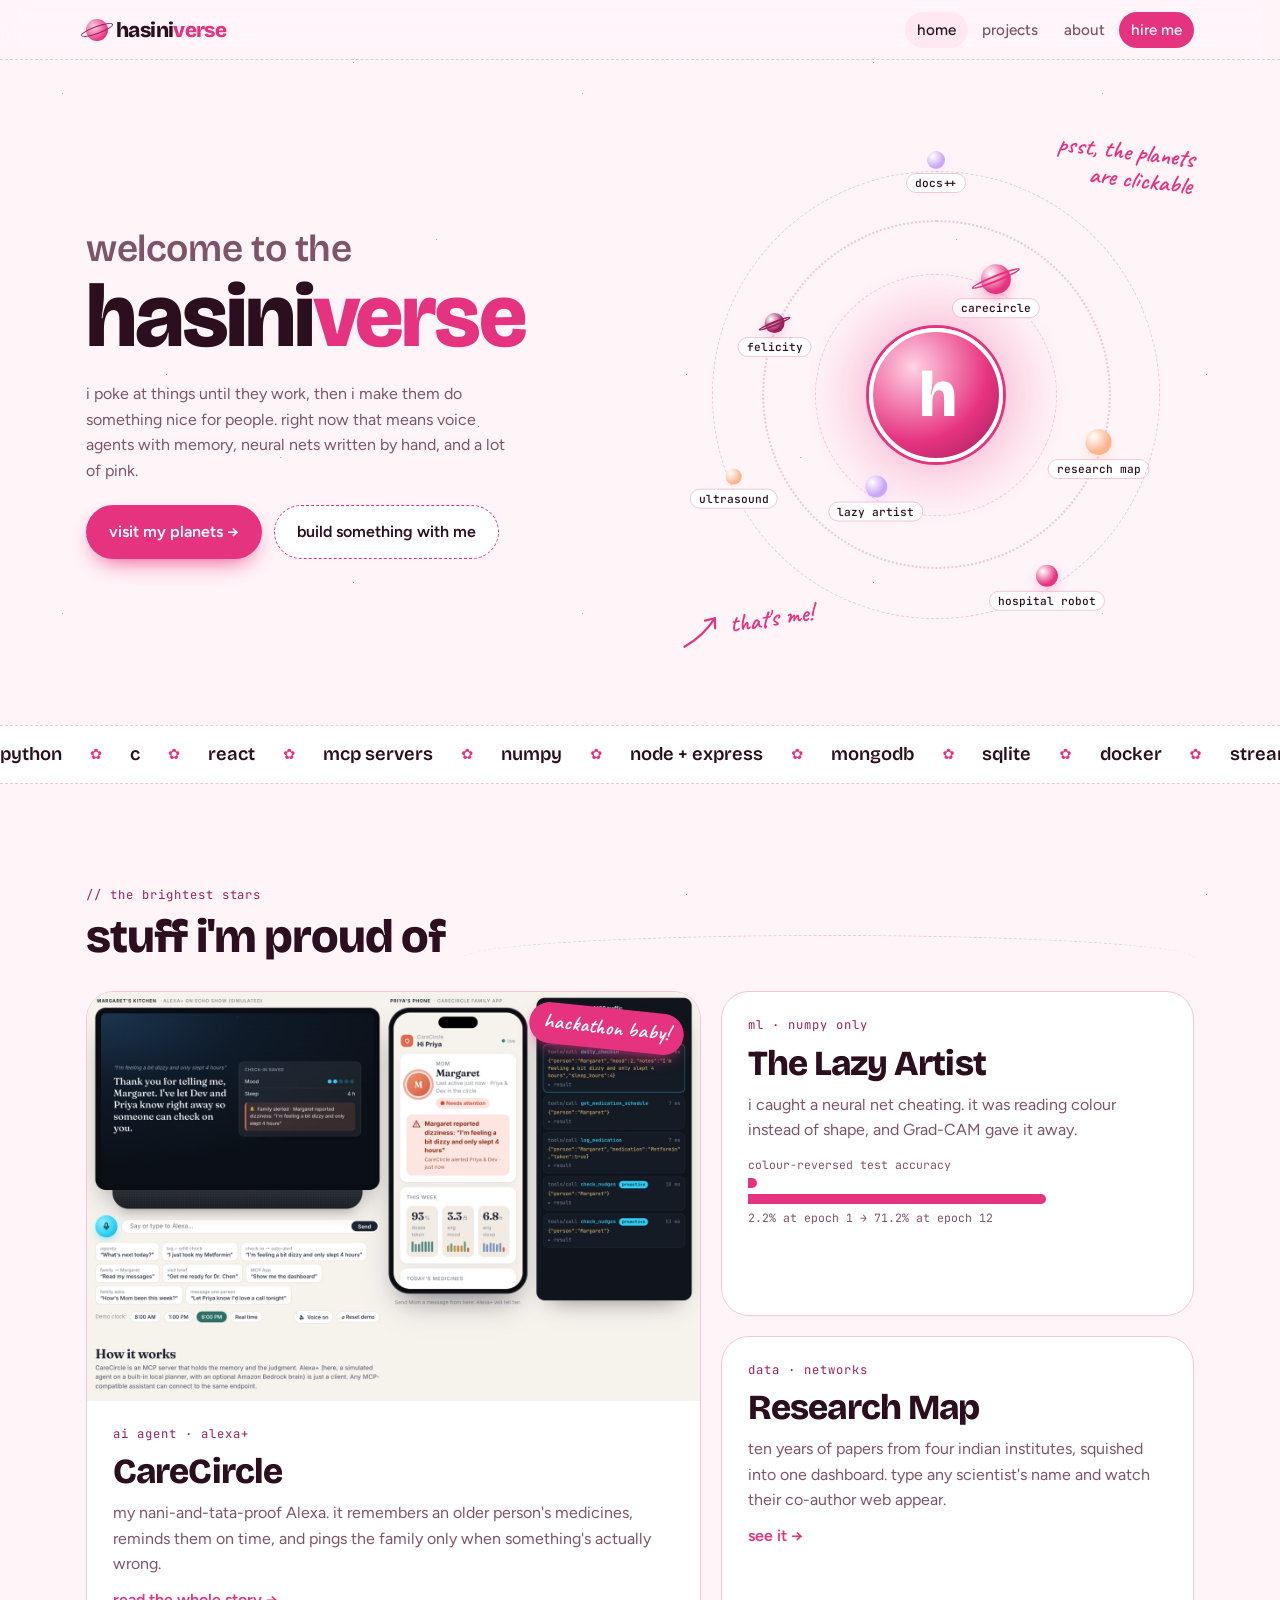
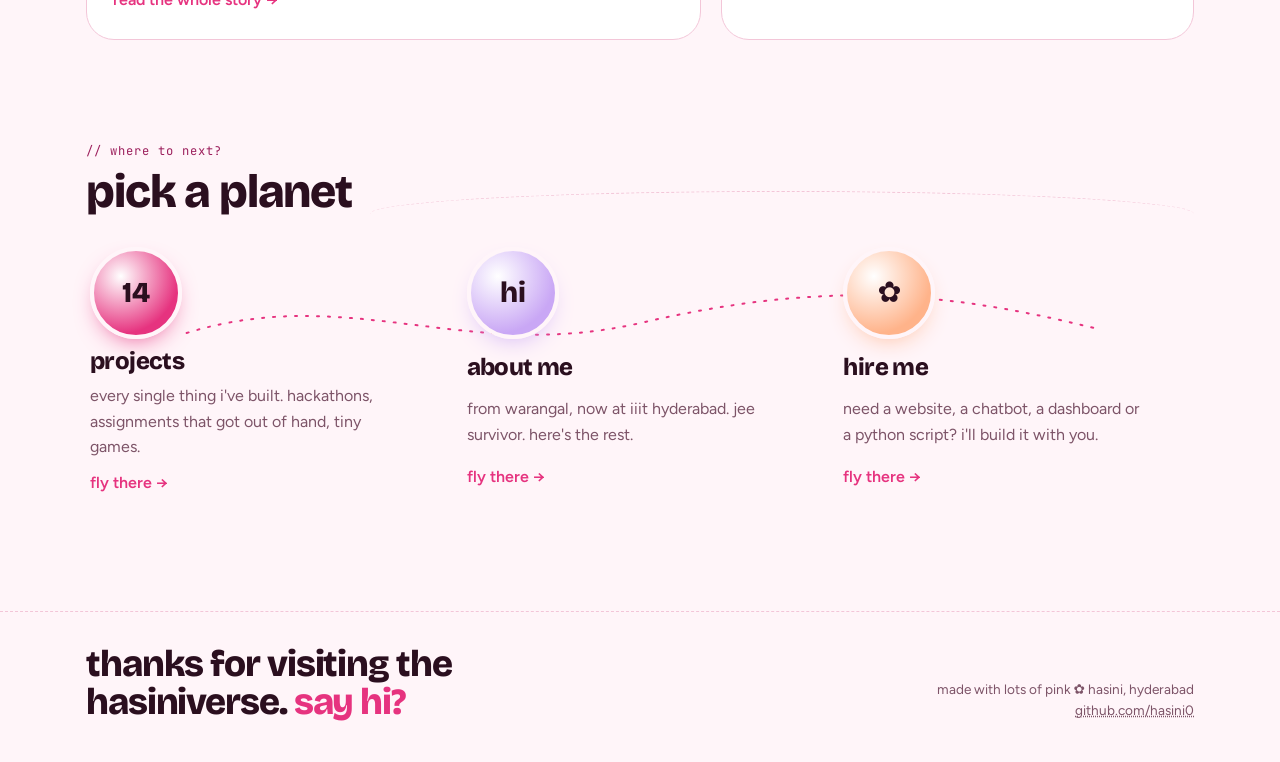
<file: index.html>
<!doctype html>
<html lang="en">
<head>
<meta charset="utf-8">
<meta name="viewport" content="width=device-width, initial-scale=1">
<title>Hasiniverse</title>
<meta name="description" content="welcome to the hasiniverse. Hasini Dandapanthula, a CS student at IIIT Hyderabad who builds AI agents, web apps and systems.">
<link rel="preconnect" href="https://fonts.googleapis.com">
<link rel="preconnect" href="https://fonts.gstatic.com" crossorigin>
<link rel="stylesheet" href="https://fonts.googleapis.com/css2?family=Bricolage+Grotesque:opsz,wght@12..96,400;12..96,600;12..96,800&family=Caveat:wght@600&family=Figtree:wght@400;500;600&family=JetBrains+Mono:wght@400;500&display=swap">
<link rel="stylesheet" href="style.css">
<style>
.hero { overflow-x: clip; }
.hero .wrap {
  display: grid; grid-template-columns: 1.05fr 1fr; gap: clamp(24px, 4vw, 56px); align-items: center;
  padding-block: clamp(36px, 6vw, 80px) clamp(40px, 6vw, 72px);
}
.hero-copy { display: grid; gap: 22px; min-width: 0; }
.hello { display: inline-flex; align-items: center; gap: 10px; width: fit-content; font-family: var(--mono); font-size: .82rem; color: var(--muted);
  padding: 6px 14px 6px 8px; border-radius: 999px; border: 1.5px dashed var(--line); background: var(--surface); }
.hello .dot { width: 9px; height: 9px; border-radius: 50%; background: var(--ok); animation: ping 2.2s infinite; }
@keyframes ping { 0% { box-shadow: 0 0 0 0 color-mix(in srgb, var(--ok) 55%, transparent); } 80%, 100% { box-shadow: 0 0 0 9px transparent; } }
.hero h1 { font-size: var(--step-4); font-weight: 800; line-height: .95; }
.hero h1 .small { display: block; font-size: .42em; font-weight: 600; letter-spacing: -.01em; color: var(--muted); margin-bottom: .2em; }
.hero h1 .verse { color: var(--pink); }
.lede { font-size: clamp(1.1rem, 1rem + .5vw, 1.35rem); max-width: 30ch; }
.lede b { font-weight: 600; }
.sub { color: var(--muted); max-width: 42ch; }

/* orbit system */
.orbit-wrap { position: relative; padding: 34px; min-width: 0; }
.orbit-sys { position: relative; width: 100%; max-width: 500px; aspect-ratio: 1; margin-inline: auto; }
.orbit-sys::before { content: ""; position: absolute; inset: 20%; border-radius: 50%; background: radial-gradient(closest-side, var(--glow), transparent); }
.ring { position: absolute; border-radius: 50%; border: 1.5px dashed var(--line); animation: spin var(--dur) linear infinite; }
.r1 { inset: 23%; --dur: 26s; }
.r2 { inset: 11%; --dur: 44s; border-style: dotted; border-width: 2px; }
.r3 { inset: 0; --dur: 70s; }
@keyframes spin { to { transform: rotate(360deg); } }
.planet { position: absolute; inset: 0; transform: rotate(var(--a)); pointer-events: none; }
.pl { position: absolute; left: 50%; top: 0; transform: translate(-50%, -50%) rotate(calc(-1 * var(--a))); pointer-events: auto; text-decoration: none; }
.pl-in { display: flex; flex-direction: column; align-items: center; gap: 4px; animation: spin var(--dur) linear infinite reverse; }
.ball { width: var(--s, 26px); height: var(--s, 26px); border-radius: 50%; background: radial-gradient(circle at 32% 30%, var(--surface), var(--c) 62%); box-shadow: 0 6px 16px -6px var(--c); transition: transform .25s; position: relative; }
.ball.saturn::after { content: ""; position: absolute; inset: 38% -36%; border: 2px solid var(--c); border-radius: 50%; transform: rotate(-22deg); }
.pl b { font: 500 .7rem var(--mono); background: var(--surface); color: var(--ink); padding: 2px 8px; border-radius: 99px; border: 1px solid var(--line); white-space: nowrap; transition: background .2s, color .2s; }
.pl:hover .ball, .pl:focus-visible .ball { transform: scale(1.25); }
.pl:hover b, .pl:focus-visible b { background: var(--pink); color: var(--pink-ink); border-color: var(--pink); }
.orbit-sys:hover .ring, .orbit-sys:hover .pl-in, .orbit-sys:focus-within .ring, .orbit-sys:focus-within .pl-in { animation-play-state: paused; }
.sun { position: absolute; inset: 35%; border-radius: 50%; overflow: hidden; border: 4px solid var(--surface); box-shadow: 0 0 0 3px var(--pink), 0 0 50px 8px var(--glow); }
.sun { display: grid; place-items: center; background: radial-gradient(circle at 32% 28%, var(--soft), var(--pink) 60%, var(--berry)); }
.sun span { font-family: var(--display); font-weight: 800; font-size: clamp(2.4rem, 1.6rem + 3vw, 4rem); color: var(--pink-ink); line-height: 1; letter-spacing: -.04em; }
.note-sun { position: absolute; left: 0; bottom: 2%; transform: rotate(-8deg); }
.note-sun svg { width: 46px; height: 34px; display: inline-block; vertical-align: middle; color: var(--pink); }
.note-click { position: absolute; right: 0; top: 0; transform: rotate(7deg); text-align: right; }
@media (max-width: 900px) {
  .hero .wrap { grid-template-columns: 1fr; }
  .orbit-wrap { padding: 30px 8px; }
}

/* featured */
.feat { display: grid; grid-template-columns: 1.3fr 1fr; grid-template-rows: auto auto; gap: 20px; }
.fcard {
  position: relative; background: var(--surface); border: 1.5px solid var(--line); border-radius: 28px; overflow: hidden;
  text-decoration: none; display: grid; transition: transform .3s, border-color .3s, box-shadow .3s; min-width: 0;
}
.fcard:hover { transform: translateY(-4px) rotate(-.4deg); border-color: var(--pink); box-shadow: var(--shadow); }
.fcard .txt { padding: 24px 26px 26px; display: grid; gap: 10px; align-content: start; }
.fcard h3 { font-size: clamp(1.5rem, 1.1rem + 1.4vw, 2.2rem); font-weight: 800; }
.fcard p { color: var(--muted); }
.fcard .go { font-weight: 600; color: var(--pink); }
.fcard.big { grid-row: span 2; }
.fcard.big .pic { aspect-ratio: 3 / 2; background: var(--sunk); overflow: hidden; max-width: 100%; }
.fcard.big .pic img { width: 100%; height: 100%; object-fit: cover; object-position: top; transition: transform .6s; }
.fcard.big:hover .pic img { transform: scale(1.03); }
.sticker {
  position: absolute; top: 16px; right: 16px; z-index: 2; background: var(--pink); color: var(--pink-ink);
  font-family: var(--hand); font-size: 1.35rem; font-weight: 600; padding: 2px 14px 4px; border-radius: 999px; transform: rotate(6deg);
  box-shadow: 0 8px 18px -8px var(--pink);
}
.mini-bars { display: grid; gap: 6px; margin-top: 4px; }
.mini-bars div { height: 10px; border-radius: 0 6px 6px 0; background: var(--pink); }
.mini-bars div:nth-child(odd) { background: var(--soft); }
.mini-bars span { font: .72rem var(--mono); color: var(--muted); }
@media (max-width: 820px) { .feat { grid-template-columns: 1fr; } .fcard.big { grid-row: auto; } }

/* map of pages: three stops joined by a dashed path */
.map { position: relative; display: grid; grid-template-columns: repeat(3, 1fr); gap: 22px; }
.map svg.path { position: absolute; left: 8%; right: 8%; top: 46px; width: 84%; height: 60px; color: var(--pink); pointer-events: none; }
.stop { position: relative; display: grid; gap: 10px; justify-items: start; text-decoration: none; padding: 0 4px; }
.stop .orb { width: 92px; height: 92px; border-radius: 50%; display: grid; place-items: center; font-family: var(--display); font-weight: 800; font-size: 1.8rem;
  background: radial-gradient(circle at 32% 30%, var(--surface), var(--c) 70%); color: var(--ink); border: 4px solid var(--bg); box-shadow: 0 10px 26px -12px var(--c); transition: transform .3s; }
.stop:hover .orb { transform: scale(1.08) rotate(-6deg); }
.stop h3 { font-size: 1.5rem; font-weight: 800; }
.stop p { color: var(--muted); max-width: 30ch; }
.stop .go { font-weight: 600; color: var(--pink); }
@media (max-width: 760px) { .map { grid-template-columns: 1fr; } .map svg.path { display: none; } .stop { grid-template-columns: 92px 1fr; column-gap: 18px; align-items: center; } .stop .orb { grid-row: span 3; } }
</style>
</head>
<body>

<header class="nav">
  <div class="wrap">
    <a class="logo" href="index.html"><span class="logo-orb" aria-hidden="true"></span><span class="lt">hasini<b>verse</b></span></a>
    <nav aria-label="Main">
      <a class="home-link" href="index.html" aria-current="page">home</a>
      <a href="projects.html">projects</a>
      <a href="about.html">about</a>
      <a class="hire" href="hire.html">hire me</a>
    </nav>
  </div>
</header>

<main>
  <section class="hero">
    <div class="wrap">
      <div class="hero-copy">
        <h1 class="rise d1"><span class="small">welcome to the</span>hasini<span class="verse">verse</span></h1>
        <p class="sub rise d3">i poke at things until they work, then i make them do something nice for people. right now that means voice agents with memory, neural nets written by hand, and a lot of pink.</p>
        <div class="ctas rise d3">
          <a class="btn btn-primary" href="projects.html">visit my planets →</a>
          <a class="btn btn-ghost" href="hire.html">build something with me</a>
        </div>
      </div>

      <div class="orbit-wrap">
        <div class="orbit-sys" aria-label="Orbit map of my projects. Each planet links to a project.">
          <div class="ring r1">
            <div class="planet" style="--a: 30deg"><a class="pl" href="carecircle.html"><span class="pl-in"><i class="ball saturn" style="--c: var(--pink); --s: 30px"></i><b>carecircle</b></span></a></div>
            <div class="planet" style="--a: 210deg"><a class="pl" href="projects.html#lazy-artist"><span class="pl-in"><i class="ball" style="--c: var(--lilac); --s: 22px"></i><b>lazy artist</b></span></a></div>
          </div>
          <div class="ring r2">
            <div class="planet" style="--a: 110deg"><a class="pl" href="projects.html#research-map"><span class="pl-in"><i class="ball" style="--c: var(--peach); --s: 26px"></i><b>research map</b></span></a></div>
            <div class="planet" style="--a: 290deg"><a class="pl" href="projects.html#felicity"><span class="pl-in"><i class="ball saturn" style="--c: var(--berry); --s: 20px"></i><b>felicity</b></span></a></div>
          </div>
          <div class="ring r3">
            <div class="planet" style="--a: 0deg"><a class="pl" href="projects.html#docs"><span class="pl-in"><i class="ball" style="--c: var(--lilac); --s: 18px"></i><b>docs++</b></span></a></div>
            <div class="planet" style="--a: 150deg"><a class="pl" href="projects.html#hospital-robot"><span class="pl-in"><i class="ball" style="--c: var(--pink); --s: 22px"></i><b>hospital robot</b></span></a></div>
            <div class="planet" style="--a: 245deg"><a class="pl" href="projects.html#ultrasound"><span class="pl-in"><i class="ball" style="--c: var(--peach); --s: 16px"></i><b>ultrasound</b></span></a></div>
          </div>
          <div class="sun" aria-hidden="true"><span>h</span></div>
        </div>
        <p class="hand note-click">psst, the planets<br>are clickable</p>
        <p class="hand note-sun"><svg viewBox="0 0 46 34" fill="none" stroke="currentColor" stroke-width="2.2" stroke-linecap="round" aria-hidden="true"><path d="M4 30 C 14 26, 26 20, 38 6"/><path d="M28 7 L 38 6 L 37 16"/></svg> that's me!</p>
      </div>
    </div>
  </section>

  <div class="marquee" aria-label="Things I play with">
    <div class="marquee-track">
      <span>python</span><span>c</span><span>react</span><span>mcp servers</span><span>numpy</span><span>node + express</span><span>mongodb</span><span>sqlite</span><span>docker</span><span>streamlit</span><span>amazon bedrock</span><span>grad-cam</span><span>q-learning</span><span>sockets</span>
      <span>python</span><span>c</span><span>react</span><span>mcp servers</span><span>numpy</span><span>node + express</span><span>mongodb</span><span>sqlite</span><span>docker</span><span>streamlit</span><span>amazon bedrock</span><span>grad-cam</span><span>q-learning</span><span>sockets</span>
    </div>
  </div>

  <section class="sec">
    <div class="wrap">
      <div class="sec-head">
        <span class="eyebrow">// the brightest stars</span>
        <h2>stuff i'm proud of</h2>
      </div>
      <div class="feat">
        <a class="fcard big" href="carecircle.html">
          <span class="sticker">hackathon baby!</span>
          <div class="pic"><img src="assets/2-auto-alert-family.jpg" alt="CareCircle: Alexa simulator next to a family phone showing an urgent alert"></div>
          <div class="txt">
            <span class="eyebrow">ai agent · alexa+</span>
            <h3>CareCircle</h3>
            <p>my nani-and-tata-proof Alexa. it remembers an older person's medicines, reminds them on time, and pings the family only when something's actually wrong.</p>
            <span class="go">read the whole story →</span>
          </div>
        </a>
        <a class="fcard" href="projects.html#lazy-artist">
          <div class="txt">
            <span class="eyebrow">ml · numpy only</span>
            <h3>The Lazy Artist</h3>
            <p>i caught a neural net cheating. it was reading colour instead of shape, and Grad-CAM gave it away.</p>
            <div class="mini-bars" aria-label="Accuracy on colour-reversed test: 2.2% at epoch 1, 71.2% at epoch 12">
              <span>colour-reversed test accuracy</span>
              <div style="width: 2.2%; min-width: 4px; background: var(--pink)"></div>
              <div style="width: 71.2%; background: var(--pink)"></div>
              <span>2.2% at epoch 1 → 71.2% at epoch 12</span>
            </div>
          </div>
        </a>
        <a class="fcard" href="projects.html#research-map">
          <div class="txt">
            <span class="eyebrow">data · networks</span>
            <h3>Research Map</h3>
            <p>ten years of papers from four indian institutes, squished into one dashboard. type any scientist's name and watch their co-author web appear.</p>
            <span class="go">see it →</span>
          </div>
        </a>
      </div>
    </div>
  </section>

  <section class="sec">
    <div class="wrap">
      <div class="sec-head">
        <span class="eyebrow">// where to next?</span>
        <h2>pick a planet</h2>
      </div>
      <div class="map">
        <svg class="path" viewBox="0 0 800 60" preserveAspectRatio="none" aria-hidden="true"><path d="M10 40 C 150 -10, 250 70, 400 30 S 650 -5, 790 35" fill="none" stroke="currentColor" stroke-width="2" stroke-dasharray="2 9" stroke-linecap="round" vector-effect="non-scaling-stroke"/></svg>
        <a class="stop" href="projects.html">
          <span class="orb" style="--c: var(--pink)">14</span>
          <h3>projects</h3>
          <p>every single thing i've built. hackathons, assignments that got out of hand, tiny games.</p>
          <span class="go">fly there →</span>
        </a>
        <a class="stop" href="about.html">
          <span class="orb" style="--c: var(--lilac)">hi</span>
          <h3>about me</h3>
          <p>from warangal, now at iiit hyderabad. jee survivor. here's the rest.</p>
          <span class="go">fly there →</span>
        </a>
        <a class="stop" href="hire.html">
          <span class="orb" style="--c: var(--peach)">✿</span>
          <h3>hire me</h3>
          <p>need a website, a chatbot, a dashboard or a python script? i'll build it with you.</p>
          <span class="go">fly there →</span>
        </a>
      </div>
    </div>
  </section>
</main>

<footer class="foot">
  <div class="wrap">
    <p class="foot-big">thanks for visiting the hasiniverse. <a href="hire.html">say hi?</a></p>
    <small>made with lots of pink ✿ hasini, hyderabad<br><a href="https://github.com/hasini0" target="_blank" rel="noopener">github.com/hasini0</a></small>
  </div>
</footer>
<script src="site.js"></script>
</body>
</html>
</file>
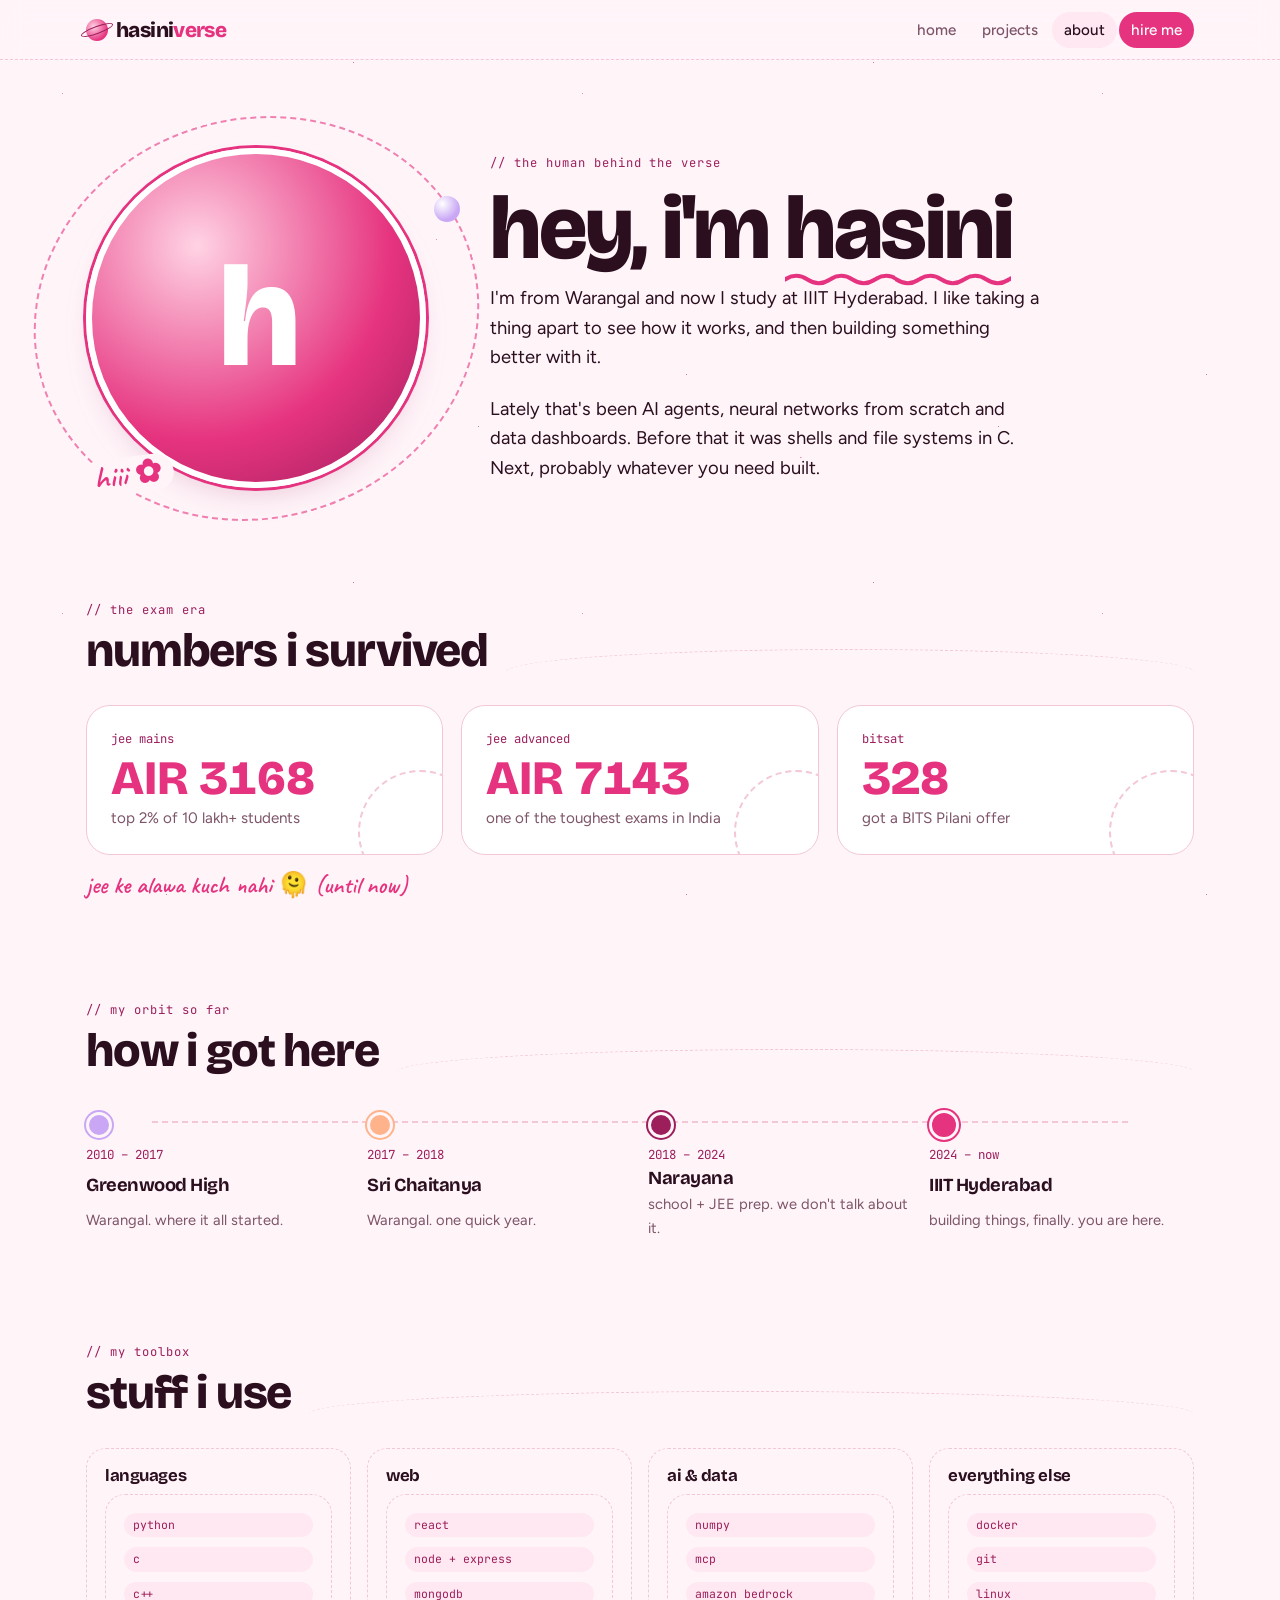
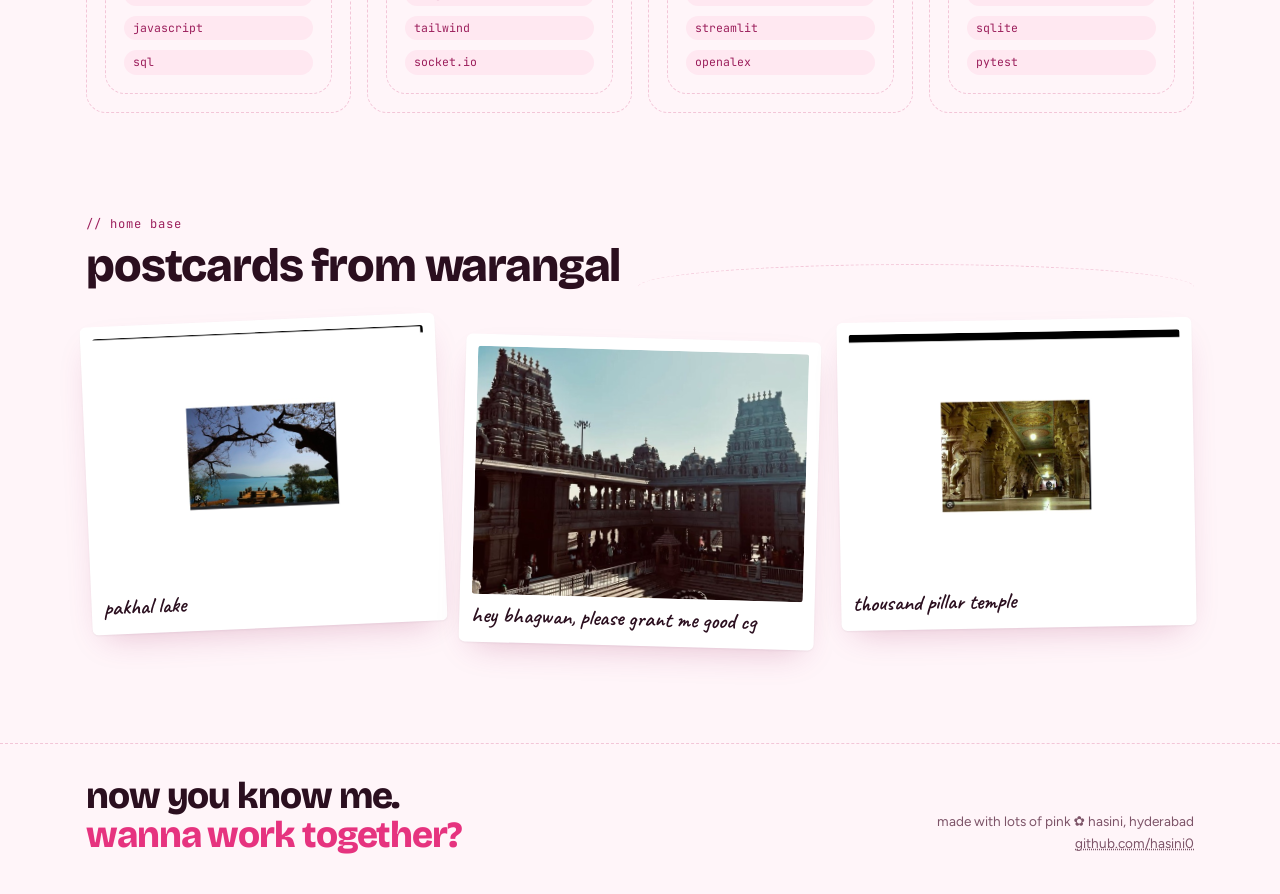
<file: about.html>
<!doctype html>
<html lang="en">
<head>
<meta charset="utf-8">
<meta name="viewport" content="width=device-width, initial-scale=1, viewport-fit=cover">
<title>About · Hasiniverse</title>
<link rel="preconnect" href="https://fonts.googleapis.com">
<link rel="preconnect" href="https://fonts.gstatic.com" crossorigin>
<link rel="stylesheet" href="https://fonts.googleapis.com/css2?family=Bricolage+Grotesque:opsz,wght@12..96,400;12..96,600;12..96,800&family=Caveat:wght@600&family=Figtree:wght@400;500;600&family=JetBrains+Mono:wght@400;500&display=swap">
<link rel="stylesheet" href="style.css">
<style>
:root { padding: env(safe-area-inset-top, 0px) 0 env(safe-area-inset-bottom, 0px); }
.intro { display: grid; grid-template-columns: 340px 1fr; gap: clamp(28px, 5vw, 64px); align-items: center; padding-block: clamp(44px, 7vw, 88px) 10px; }
.photo { position: relative; width: 100%; max-width: 340px; }
.photo .frame { aspect-ratio: 1; border-radius: 50%; overflow: hidden; border: 6px solid var(--surface); box-shadow: 0 0 0 3px var(--pink), var(--shadow); position: relative; z-index: 1; }
.photo .frame { display: grid; place-items: center; background: radial-gradient(circle at 32% 28%, var(--soft), var(--pink) 60%, var(--berry)); }
.photo .frame span { font-family: var(--display); font-weight: 800; font-size: clamp(5rem, 3rem + 8vw, 9rem); color: var(--pink-ink); line-height: 1; letter-spacing: -.05em; }
.photo .orbit { position: absolute; inset: -9% -16%; border: 2px dashed var(--pink); border-radius: 50%; transform: rotate(-16deg); opacity: .6; }
.photo .moon { position: absolute; width: 26px; height: 26px; border-radius: 50%; background: radial-gradient(circle at 32% 30%, var(--surface), var(--lilac) 65%); right: -10%; top: 14%; z-index: 2; }
.photo .hand { position: absolute; left: -4px; bottom: -6px; z-index: 2; transform: rotate(-7deg); background: var(--bg); padding: 0 12px 2px; border-radius: 99px; font-size: 2rem; margin: 0; }
.intro h1 { font-size: var(--step-4); font-weight: 800; }
.intro p { font-size: 1.15rem; max-width: 46ch; }
.intro p + p { margin-top: 12px; }
.intro .copy { display: grid; gap: 10px; min-width: 0; }
@media (max-width: 820px) { .intro { grid-template-columns: 1fr; justify-items: start; } .photo { max-width: 260px; margin-left: 24px; } }

.ranks { display: grid; grid-template-columns: repeat(3, 1fr); gap: 18px; }
.rank { padding: 24px; border-radius: 24px; background: var(--surface); border: 1.5px solid var(--line); display: grid; gap: 4px; position: relative; overflow: hidden; }
.rank::after { content: ""; position: absolute; right: -40px; bottom: -40px; width: 120px; height: 120px; border: 2px dashed var(--line); border-radius: 50%; }
.rank small { font-family: var(--mono); font-size: .76rem; color: var(--berry); }
.rank b { font-family: var(--display); font-size: clamp(2rem, 1.5rem + 2vw, 3rem); font-weight: 800; line-height: 1; color: var(--pink); font-variant-numeric: tabular-nums; }
.rank span { color: var(--muted); font-size: .95rem; }
.ranks-note { margin-top: 16px; }
@media (max-width: 760px) { .ranks { grid-template-columns: 1fr; } }

/* timeline along a dashed orbit line */
.path { list-style: none; margin: 0; padding: 0; display: grid; grid-template-columns: repeat(4, 1fr); gap: 16px; position: relative; }
.path::before { content: ""; position: absolute; left: 6%; right: 6%; top: 15px; border-top: 2px dashed var(--line); }
.path li { position: relative; display: grid; gap: 6px; padding-top: 40px; }
.path li::before { content: ""; position: absolute; top: 6px; left: 0; width: 20px; height: 20px; border-radius: 50%; background: var(--c, var(--soft)); border: 3px solid var(--bg); box-shadow: 0 0 0 2px var(--c, var(--soft)); }
.path li.now::before { --c: var(--pink); width: 24px; height: 24px; top: 4px; }
.path time { font: .78rem var(--mono); color: var(--berry); }
.path h3 { font-size: 1.15rem; font-weight: 700; }
.path p { color: var(--muted); font-size: .92rem; }
@media (max-width: 760px) {
  .path { grid-template-columns: 1fr; padding-left: 34px; }
  .path::before { left: 10px; right: auto; top: 8px; bottom: 8px; border-top: 0; border-left: 2px dashed var(--line); }
  .path li { padding-top: 0; }
  .path li::before { left: -34px; top: 2px; }
}

.box { display: grid; grid-template-columns: repeat(4, 1fr); gap: 16px; }
.box div { padding: 18px; border-radius: 20px; border: 1.5px dashed var(--line); display: grid; gap: 10px; align-content: start; }
.box h3 { font-size: 1.05rem; font-weight: 700; }
@media (max-width: 860px) { .box { grid-template-columns: 1fr 1fr; } }
@media (max-width: 480px) { .box { grid-template-columns: 1fr; } }

.postcards { display: grid; grid-template-columns: repeat(3, 1fr); gap: 22px; align-items: start; }
.card { margin: 0; background: var(--surface); padding: 12px 12px 14px; border-radius: 6px; box-shadow: var(--shadow); transition: transform .3s; }
.card:nth-child(1) { transform: rotate(-2.5deg); }
.card:nth-child(2) { transform: rotate(1.5deg) translateY(18px); }
.card:nth-child(3) { transform: rotate(-1deg); }
.card:hover { transform: rotate(0) scale(1.03); }
.card .ph { aspect-ratio: 4 / 3; overflow: hidden; border-radius: 3px; background: var(--sunk); max-width: 100%; }
.card img { width: 100%; height: 100%; object-fit: cover; }
.card figcaption { font-family: var(--hand); font-size: 1.4rem; font-weight: 600; color: var(--ink); padding-top: 8px; line-height: 1.15; }
@media (max-width: 760px) { .postcards { grid-template-columns: 1fr; max-width: 380px; } .card:nth-child(2) { transform: rotate(1.5deg); } }
</style>
</head>
<body>
<header class="nav">
  <div class="wrap">
    <a class="logo" href="index.html"><span class="logo-orb" aria-hidden="true"></span><span class="lt">hasini<b>verse</b></span></a>
    <nav aria-label="Main">
      <a class="home-link" href="index.html">home</a>
      <a href="projects.html">projects</a>
      <a href="about.html" aria-current="page">about</a>
      <a class="hire" href="hire.html">hire me</a>
    </nav>
  </div>
</header>

<main class="wrap">
  <section class="intro">
    <div class="photo">
      <span class="orbit" aria-hidden="true"></span>
      <span class="moon" aria-hidden="true"></span>
      <div class="frame" aria-hidden="true"><span>h</span></div>
      <p class="hand">hiii ✿</p>
    </div>
    <div class="copy">
      <span class="eyebrow">// the human behind the verse</span>
      <h1>hey, i'm <span class="squiggle">hasini</span></h1>
      <p>I'm from Warangal and now I study at IIIT Hyderabad. I like taking a thing apart to see how it works, and then building something better with it.</p>
      <p>Lately that's been AI agents, neural networks from scratch and data dashboards. Before that it was shells and file systems in C. Next, probably whatever you need built.</p>
    </div>
  </section>

  <section class="sec">
    <div class="sec-head"><span class="eyebrow">// the exam era</span><h2>numbers i survived</h2></div>
    <div class="ranks">
      <div class="rank"><small>jee mains</small><b>AIR 3168</b><span>top 2% of 10 lakh+ students</span></div>
      <div class="rank"><small>jee advanced</small><b>AIR 7143</b><span>one of the toughest exams in India</span></div>
      <div class="rank"><small>bitsat</small><b>328</b><span>got a BITS Pilani offer</span></div>
    </div>
    <p class="hand ranks-note">jee ke alawa kuch nahi 🫠 (until now)</p>
  </section>

  <section class="sec">
    <div class="sec-head"><span class="eyebrow">// my orbit so far</span><h2>how i got here</h2></div>
    <ol class="path">
      <li style="--c: var(--lilac)"><time>2010 – 2017</time><h3>Greenwood High</h3><p>Warangal. where it all started.</p></li>
      <li style="--c: var(--peach)"><time>2017 – 2018</time><h3>Sri Chaitanya</h3><p>Warangal. one quick year.</p></li>
      <li style="--c: var(--berry)"><time>2018 – 2024</time><h3>Narayana</h3><p>school + JEE prep. we don't talk about it.</p></li>
      <li class="now"><time>2024 – now</time><h3>IIIT Hyderabad</h3><p>building things, finally. you are here.</p></li>
    </ol>
  </section>

  <section class="sec">
    <div class="sec-head"><span class="eyebrow">// my toolbox</span><h2>stuff i use</h2></div>
    <div class="box">
      <div><h3>languages</h3><div class="tags"><span class="tag">python</span><span class="tag">c</span><span class="tag">c++</span><span class="tag">javascript</span><span class="tag">sql</span></div></div>
      <div><h3>web</h3><div class="tags"><span class="tag">react</span><span class="tag">node + express</span><span class="tag">mongodb</span><span class="tag">tailwind</span><span class="tag">socket.io</span></div></div>
      <div><h3>ai &amp; data</h3><div class="tags"><span class="tag">numpy</span><span class="tag">mcp</span><span class="tag">amazon bedrock</span><span class="tag">streamlit</span><span class="tag">openalex</span></div></div>
      <div><h3>everything else</h3><div class="tags"><span class="tag">docker</span><span class="tag">git</span><span class="tag">linux</span><span class="tag">sqlite</span><span class="tag">pytest</span></div></div>
    </div>
  </section>

  <section class="sec">
    <div class="sec-head"><span class="eyebrow">// home base</span><h2>postcards from warangal</h2></div>
    <div class="postcards">
      <figure class="card"><div class="ph"><img src="assets/pakhal.jpg" alt="Pakhal Lake" loading="lazy"></div><figcaption>pakhal lake</figcaption></figure>
      <figure class="card"><div class="ph"><img src="assets/temple.jpg" alt="A temple with tall gopurams and a pond" loading="lazy"></div><figcaption>hey bhagwan, please grant me good cg</figcaption></figure>
      <figure class="card"><div class="ph"><img src="assets/pillars.jpg" alt="Thousand Pillar Temple" loading="lazy"></div><figcaption>thousand pillar temple</figcaption></figure>
    </div>
  </section>
</main>

<footer class="foot">
  <div class="wrap">
    <p class="foot-big">now you know me. <a href="hire.html">wanna work together?</a></p>
    <small>made with lots of pink ✿ hasini, hyderabad<br><a href="https://github.com/hasini0" target="_blank" rel="noopener">github.com/hasini0</a></small>
  </div>
</footer>
<script src="site.js"></script>
</body>
</html>
</file>
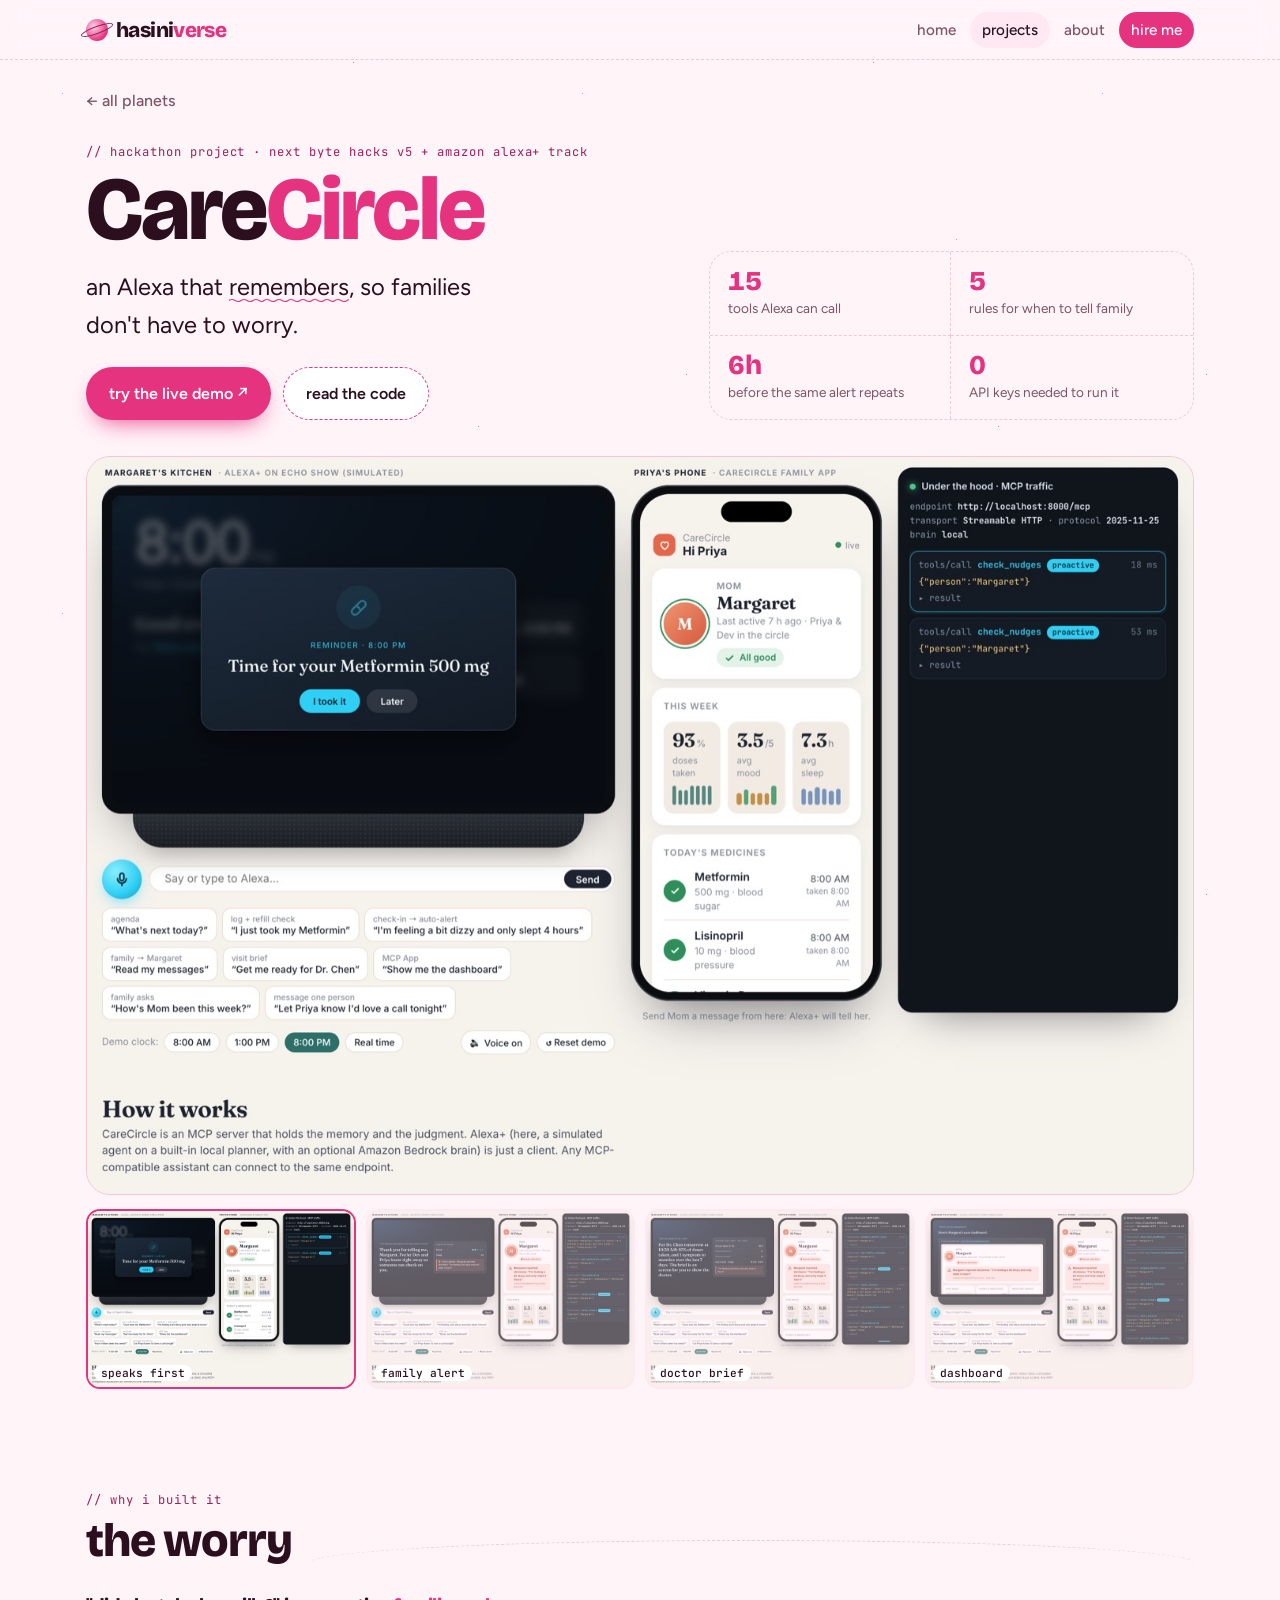
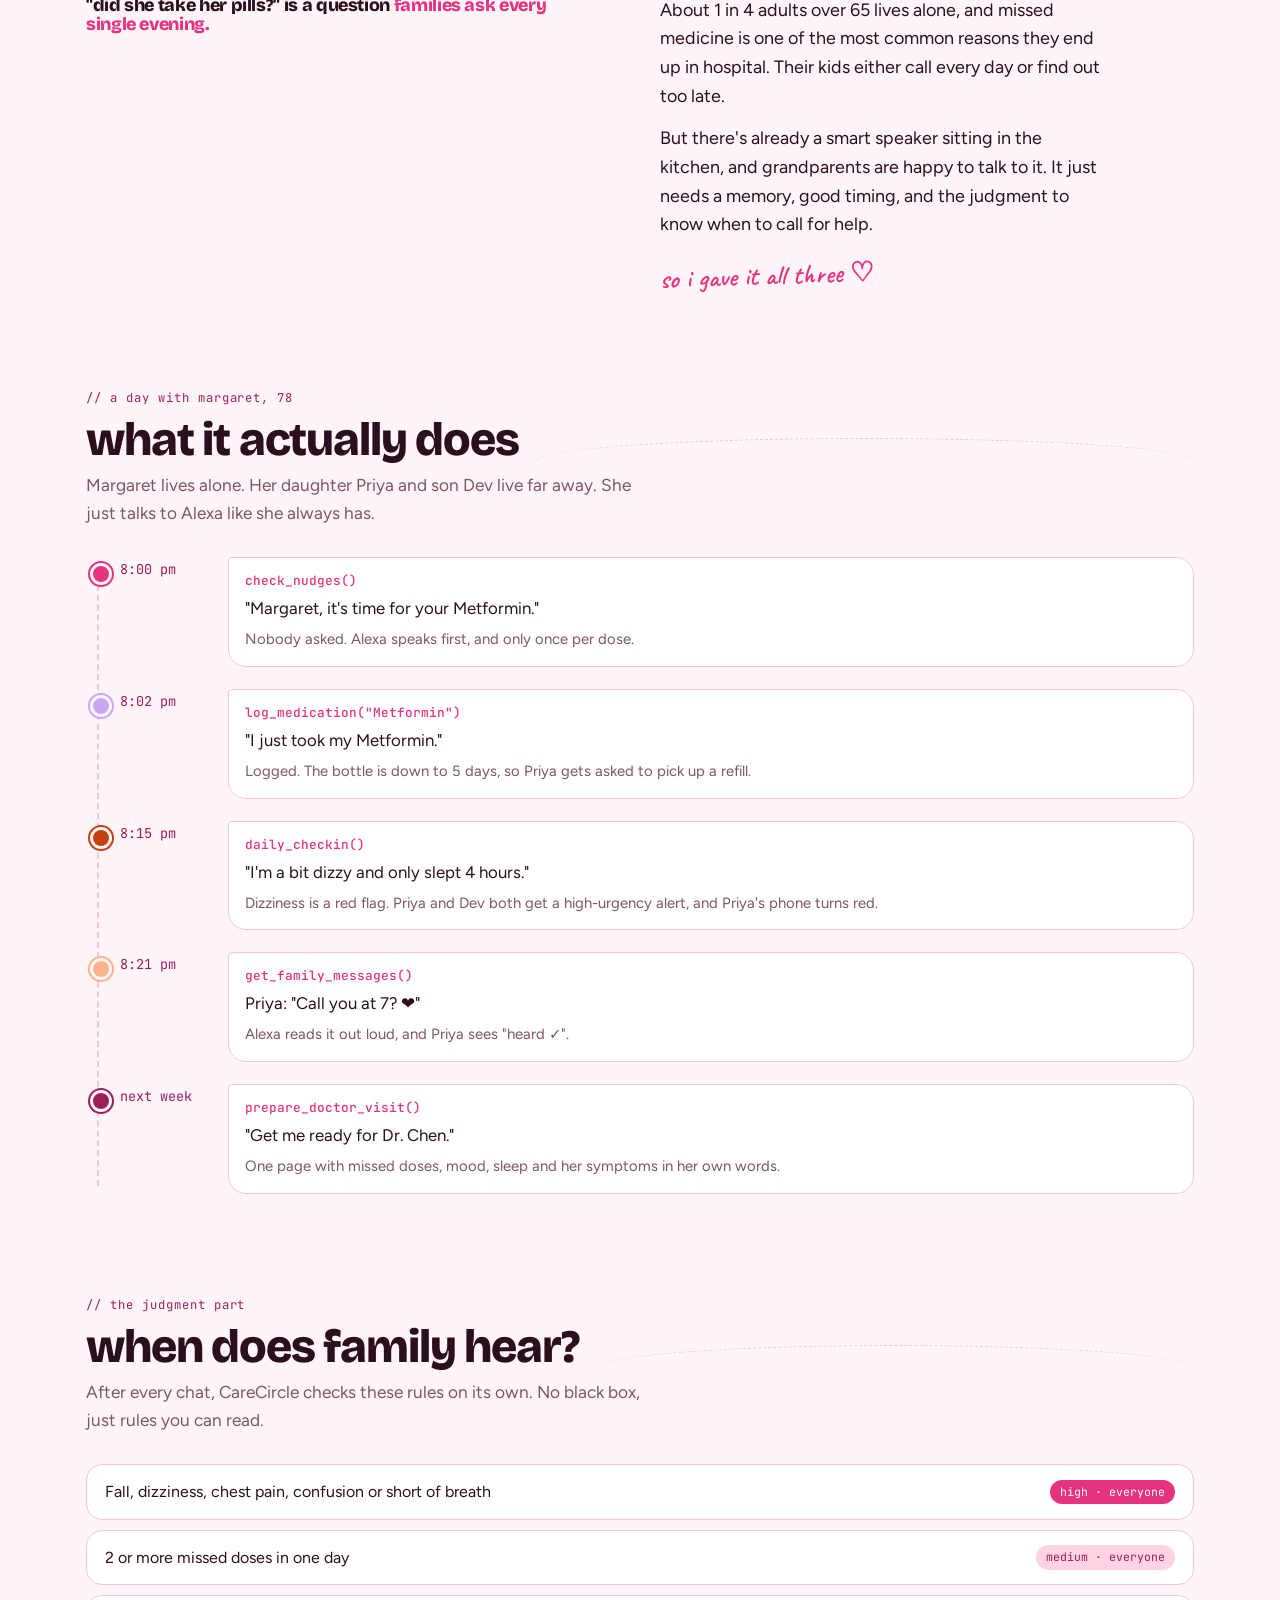
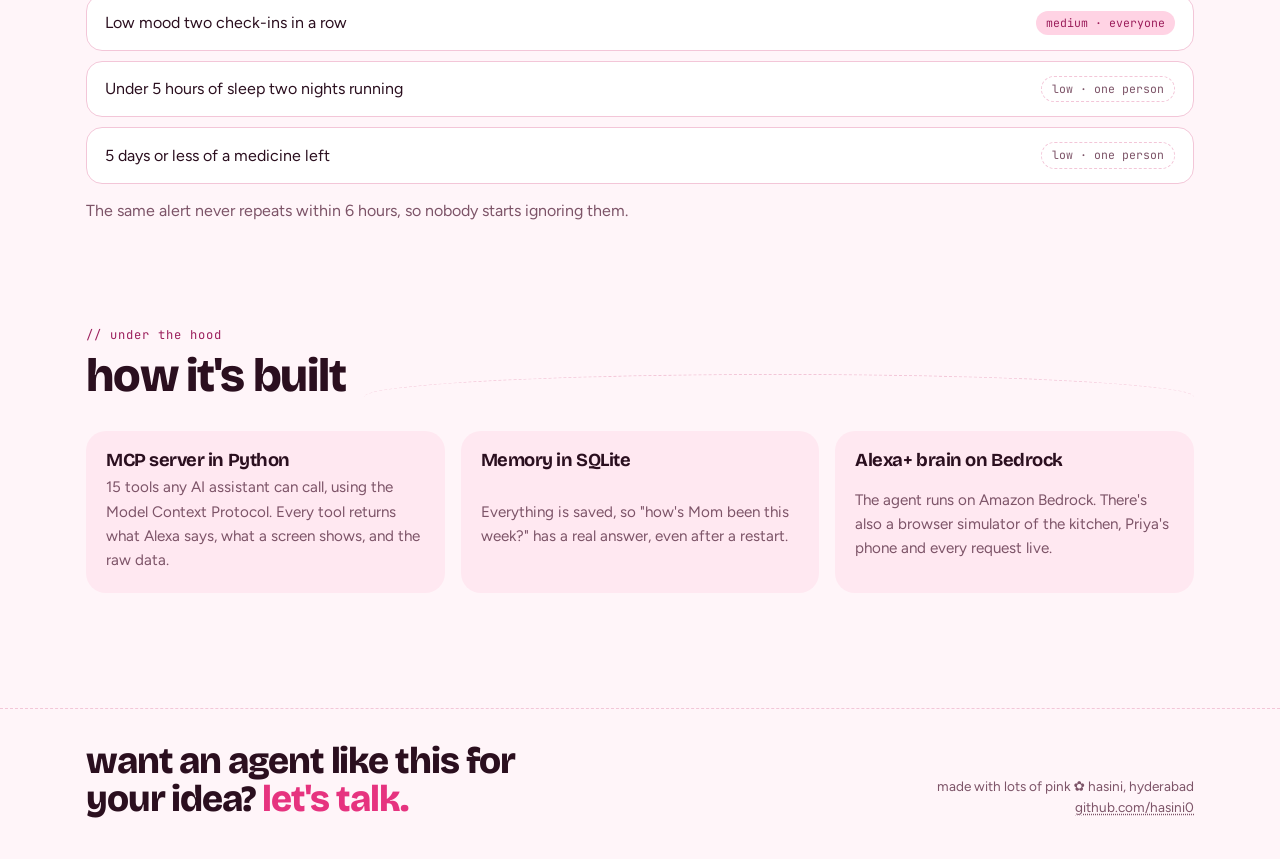
<file: carecircle.html>
<!doctype html>
<html lang="en">
<head>
<meta charset="utf-8">
<meta name="viewport" content="width=device-width, initial-scale=1, viewport-fit=cover">
<title>CareCircle · Hasiniverse</title>
<link rel="preconnect" href="https://fonts.googleapis.com">
<link rel="preconnect" href="https://fonts.gstatic.com" crossorigin>
<link rel="stylesheet" href="https://fonts.googleapis.com/css2?family=Bricolage+Grotesque:opsz,wght@12..96,400;12..96,600;12..96,800&family=Caveat:wght@600&family=Figtree:wght@400;500;600&family=JetBrains+Mono:wght@400;500&display=swap">
<link rel="stylesheet" href="style.css">
<style>
:root { padding: env(safe-area-inset-top, 0px) 0 env(safe-area-inset-bottom, 0px); }
.back { display: inline-flex; gap: 6px; text-decoration: none; color: var(--muted); font-weight: 500; margin-top: 28px; }
.back:hover { color: var(--pink); }
.cc-head { display: grid; grid-template-columns: 1.2fr 1fr; gap: 40px; align-items: end; padding-block: 24px 36px; }
.cc-head h1 { font-size: var(--step-4); font-weight: 800; }
.cc-head .lede { font-size: clamp(1.15rem, 1rem + .6vw, 1.5rem); max-width: 26ch; margin-top: 14px; }
.facts { display: grid; grid-template-columns: 1fr 1fr; gap: 0; border: 1.5px dashed var(--line); border-radius: 22px; overflow: hidden; }
.facts div { padding: 16px 18px; display: grid; gap: 2px; }
.facts div:nth-child(odd) { border-right: 1.5px dashed var(--line); }
.facts div:nth-child(-n+2) { border-bottom: 1.5px dashed var(--line); }
.facts b { font-family: var(--display); font-size: 1.7rem; font-weight: 800; color: var(--pink); line-height: 1; font-variant-numeric: tabular-nums; }
.facts span { font-size: .85rem; color: var(--muted); }
.ctas { margin-top: 22px; }
@media (max-width: 820px) { .cc-head { grid-template-columns: 1fr; } }

.gallery { display: grid; gap: 14px; }
.stage { border-radius: 24px; overflow: hidden; border: 1.5px solid var(--line); background: var(--sunk); aspect-ratio: 3 / 2; max-width: 100%; }
.stage img { width: 100%; height: 100%; object-fit: cover; object-position: top; }
.thumbs { display: grid; grid-template-columns: repeat(4, 1fr); gap: 10px; }
.thumbs button { padding: 0; border: 2px solid transparent; border-radius: 14px; overflow: hidden; cursor: pointer; background: var(--sunk); aspect-ratio: 3 / 2; position: relative; }
.thumbs button img { width: 100%; height: 100%; object-fit: cover; object-position: top; opacity: .65; transition: opacity .2s; }
.thumbs button span { position: absolute; left: 6px; bottom: 6px; font: 500 .7rem var(--mono); background: var(--surface); color: var(--ink); padding: 1px 7px; border-radius: 99px; }
.thumbs button[aria-pressed="true"] { border-color: var(--pink); }
.thumbs button[aria-pressed="true"] img, .thumbs button:hover img { opacity: 1; }
@media (max-width: 520px) { .thumbs button span { display: none; } }

.why { display: grid; grid-template-columns: 1fr 1fr; gap: 40px; align-items: start; }
.why p { font-size: 1.12rem; max-width: 40ch; }
.why p + p { margin-top: 14px; }
.why .hand { font-size: 1.7rem; transform: rotate(-2deg); margin-top: 18px; }
.big-quote { font-family: var(--display); font-weight: 800; font-size: clamp(1.6rem, 1.2rem + 1.6vw, 2.5rem); line-height: 1.1; letter-spacing: -.02em; }
.big-quote em { font-style: normal; color: var(--pink); }
@media (max-width: 760px) { .why { grid-template-columns: 1fr; gap: 20px; } }

/* a day with margaret: real times, joined by a dashed line */
.day { list-style: none; margin: 0; padding: 0 0 0 34px; position: relative; display: grid; gap: 22px; }
.day::before { content: ""; position: absolute; left: 11px; top: 8px; bottom: 8px; border-left: 2px dashed var(--line); }
.day li { position: relative; display: grid; grid-template-columns: 90px 1fr; gap: 18px; }
.day li::before { content: ""; position: absolute; left: -30px; top: 6px; width: 16px; height: 16px; border-radius: 50%; background: var(--c, var(--pink)); border: 3px solid var(--bg); box-shadow: 0 0 0 2px var(--c, var(--pink)); }
.day time { font-family: var(--mono); font-size: .85rem; color: var(--berry); padding-top: 2px; font-variant-numeric: tabular-nums; }
.day .bubble { background: var(--surface); border: 1.5px solid var(--line); border-radius: 4px 18px 18px 18px; padding: 14px 16px; display: grid; gap: 6px; min-width: 0; }
.day code { font: 500 .8rem var(--mono); color: var(--pink); overflow-wrap: anywhere; }
.day .says { font-size: 1.05rem; }
.day .then { color: var(--muted); font-size: .93rem; }
@media (max-width: 560px) { .day li { grid-template-columns: 1fr; gap: 6px; } }

.rules { display: grid; gap: 10px; }
.rule { display: grid; grid-template-columns: 1fr auto; gap: 16px; align-items: center; padding: 14px 18px; background: var(--surface); border: 1.5px solid var(--line); border-radius: 16px; }
.rule .lvl { font-family: var(--mono); font-size: .72rem; padding: 3px 10px; border-radius: 99px; white-space: nowrap; }
.lvl.high { background: var(--pink); color: var(--pink-ink); }
.lvl.med { background: var(--soft); color: var(--berry); }
.lvl.low { border: 1.5px dashed var(--line); color: var(--muted); }
.rules-note { margin-top: 14px; color: var(--muted); }

.stack { display: grid; grid-template-columns: repeat(3, 1fr); gap: 16px; }
.stack div { padding: 20px; border-radius: 20px; background: var(--sunk); display: grid; gap: 6px; }
.stack h3 { font-size: 1.15rem; font-weight: 700; }
.stack p { color: var(--muted); font-size: .95rem; }
@media (max-width: 760px) { .stack { grid-template-columns: 1fr; } }
</style>
</head>
<body>
<header class="nav">
  <div class="wrap">
    <a class="logo" href="index.html"><span class="logo-orb" aria-hidden="true"></span><span class="lt">hasini<b>verse</b></span></a>
    <nav aria-label="Main">
      <a class="home-link" href="index.html">home</a>
      <a href="projects.html" aria-current="page">projects</a>
      <a href="about.html">about</a>
      <a class="hire" href="hire.html">hire me</a>
    </nav>
  </div>
</header>

<main class="wrap">
  <a class="back" href="projects.html">← all planets</a>
  <div class="cc-head">
    <div>
      <span class="eyebrow">// hackathon project · next byte hacks v5 + amazon alexa+ track</span>
      <h1>Care<span style="color: var(--pink)">Circle</span></h1>
      <p class="lede">an Alexa that <span class="squiggle">remembers</span>, so families don't have to worry.</p>
      <div class="ctas">
        <a class="btn btn-primary" href="https://carecircle-9d2k.onrender.com/" target="_blank" rel="noopener">try the live demo ↗</a>
        <a class="btn btn-ghost" href="https://github.com/hasini0/carecircle" target="_blank" rel="noopener">read the code</a>
      </div>
    </div>
    <div class="facts">
      <div><b>15</b><span>tools Alexa can call</span></div>
      <div><b>5</b><span>rules for when to tell family</span></div>
      <div><b>6h</b><span>before the same alert repeats</span></div>
      <div><b>0</b><span>API keys needed to run it</span></div>
    </div>
  </div>

  <div class="gallery">
    <div class="stage"><img id="stage" src="assets/1-proactive-reminder.jpg" alt="Alexa+ speaks first with a medicine reminder"></div>
    <div class="thumbs" role="group" aria-label="Screenshots">
      <button type="button" aria-pressed="true" data-src="assets/1-proactive-reminder.jpg" data-alt="Alexa+ speaks first with a medicine reminder"><img src="assets/1-proactive-reminder.jpg" alt=""><span>speaks first</span></button>
      <button type="button" aria-pressed="false" data-src="assets/2-auto-alert-family.jpg" data-alt="The family phone turns red after an automatic alert"><img src="assets/2-auto-alert-family.jpg" alt=""><span>family alert</span></button>
      <button type="button" aria-pressed="false" data-src="assets/4-doctor-brief.jpg" data-alt="A one-page brief for the doctor"><img src="assets/4-doctor-brief.jpg" alt=""><span>doctor brief</span></button>
      <button type="button" aria-pressed="false" data-src="assets/5-mcp-app-dashboard.jpg" data-alt="The family dashboard"><img src="assets/5-mcp-app-dashboard.jpg" alt=""><span>dashboard</span></button>
    </div>
  </div>

  <section class="sec">
    <div class="sec-head"><span class="eyebrow">// why i built it</span><h2>the worry</h2></div>
    <div class="why">
      <p class="big-quote">"did she take her pills?" is a question <em>families ask every single evening.</em></p>
      <div>
        <p>About 1 in 4 adults over 65 lives alone, and missed medicine is one of the most common reasons they end up in hospital. Their kids either call every day or find out too late.</p>
        <p>But there's already a smart speaker sitting in the kitchen, and grandparents are happy to talk to it. It just needs a memory, good timing, and the judgment to know when to call for help.</p>
        <p class="hand">so i gave it all three ♡</p>
      </div>
    </div>
  </section>

  <section class="sec">
    <div class="sec-head"><span class="eyebrow">// a day with margaret, 78</span><h2>what it actually does</h2><p>Margaret lives alone. Her daughter Priya and son Dev live far away. She just talks to Alexa like she always has.</p></div>
    <ol class="day">
      <li><time>8:00 pm</time><div class="bubble"><code>check_nudges()</code><p class="says">"Margaret, it's time for your Metformin."</p><p class="then">Nobody asked. Alexa speaks first, and only once per dose.</p></div></li>
      <li style="--c: var(--lilac)"><time>8:02 pm</time><div class="bubble"><code>log_medication("Metformin")</code><p class="says">"I just took my Metformin."</p><p class="then">Logged. The bottle is down to 5 days, so Priya gets asked to pick up a refill.</p></div></li>
      <li style="--c: var(--warn)"><time>8:15 pm</time><div class="bubble"><code>daily_checkin()</code><p class="says">"I'm a bit dizzy and only slept 4 hours."</p><p class="then">Dizziness is a red flag. Priya and Dev both get a high-urgency alert, and Priya's phone turns red.</p></div></li>
      <li style="--c: var(--peach)"><time>8:21 pm</time><div class="bubble"><code>get_family_messages()</code><p class="says">Priya: "Call you at 7? ❤️"</p><p class="then">Alexa reads it out loud, and Priya sees "heard ✓".</p></div></li>
      <li style="--c: var(--berry)"><time>next week</time><div class="bubble"><code>prepare_doctor_visit()</code><p class="says">"Get me ready for Dr. Chen."</p><p class="then">One page with missed doses, mood, sleep and her symptoms in her own words.</p></div></li>
    </ol>
  </section>

  <section class="sec">
    <div class="sec-head"><span class="eyebrow">// the judgment part</span><h2>when does family hear?</h2><p>After every chat, CareCircle checks these rules on its own. No black box, just rules you can read.</p></div>
    <div class="rules">
      <div class="rule"><span>Fall, dizziness, chest pain, confusion or short of breath</span><span class="lvl high">high · everyone</span></div>
      <div class="rule"><span>2 or more missed doses in one day</span><span class="lvl med">medium · everyone</span></div>
      <div class="rule"><span>Low mood two check-ins in a row</span><span class="lvl med">medium · everyone</span></div>
      <div class="rule"><span>Under 5 hours of sleep two nights running</span><span class="lvl low">low · one person</span></div>
      <div class="rule"><span>5 days or less of a medicine left</span><span class="lvl low">low · one person</span></div>
    </div>
    <p class="rules-note">The same alert never repeats within 6 hours, so nobody starts ignoring them.</p>
  </section>

  <section class="sec">
    <div class="sec-head"><span class="eyebrow">// under the hood</span><h2>how it's built</h2></div>
    <div class="stack">
      <div><h3>MCP server in Python</h3><p>15 tools any AI assistant can call, using the Model Context Protocol. Every tool returns what Alexa says, what a screen shows, and the raw data.</p></div>
      <div><h3>Memory in SQLite</h3><p>Everything is saved, so "how's Mom been this week?" has a real answer, even after a restart.</p></div>
      <div><h3>Alexa+ brain on Bedrock</h3><p>The agent runs on Amazon Bedrock. There's also a browser simulator of the kitchen, Priya's phone and every request live.</p></div>
    </div>
  </section>
</main>

<footer class="foot">
  <div class="wrap">
    <p class="foot-big">want an agent like this for your idea? <a href="hire.html">let's talk.</a></p>
    <small>made with lots of pink ✿ hasini, hyderabad<br><a href="https://github.com/hasini0" target="_blank" rel="noopener">github.com/hasini0</a></small>
  </div>
</footer>
<script>
(function () {
  var stage = document.getElementById('stage');
  var btns = document.querySelectorAll('.thumbs button');
  btns.forEach(function (b) {
    b.addEventListener('click', function () {
      btns.forEach(function (x) { x.setAttribute('aria-pressed', x === b ? 'true' : 'false'); });
      stage.src = b.dataset.src; stage.alt = b.dataset.alt;
    });
  });
})();
</script>
<script src="site.js"></script>
</body>
</html>
</file>
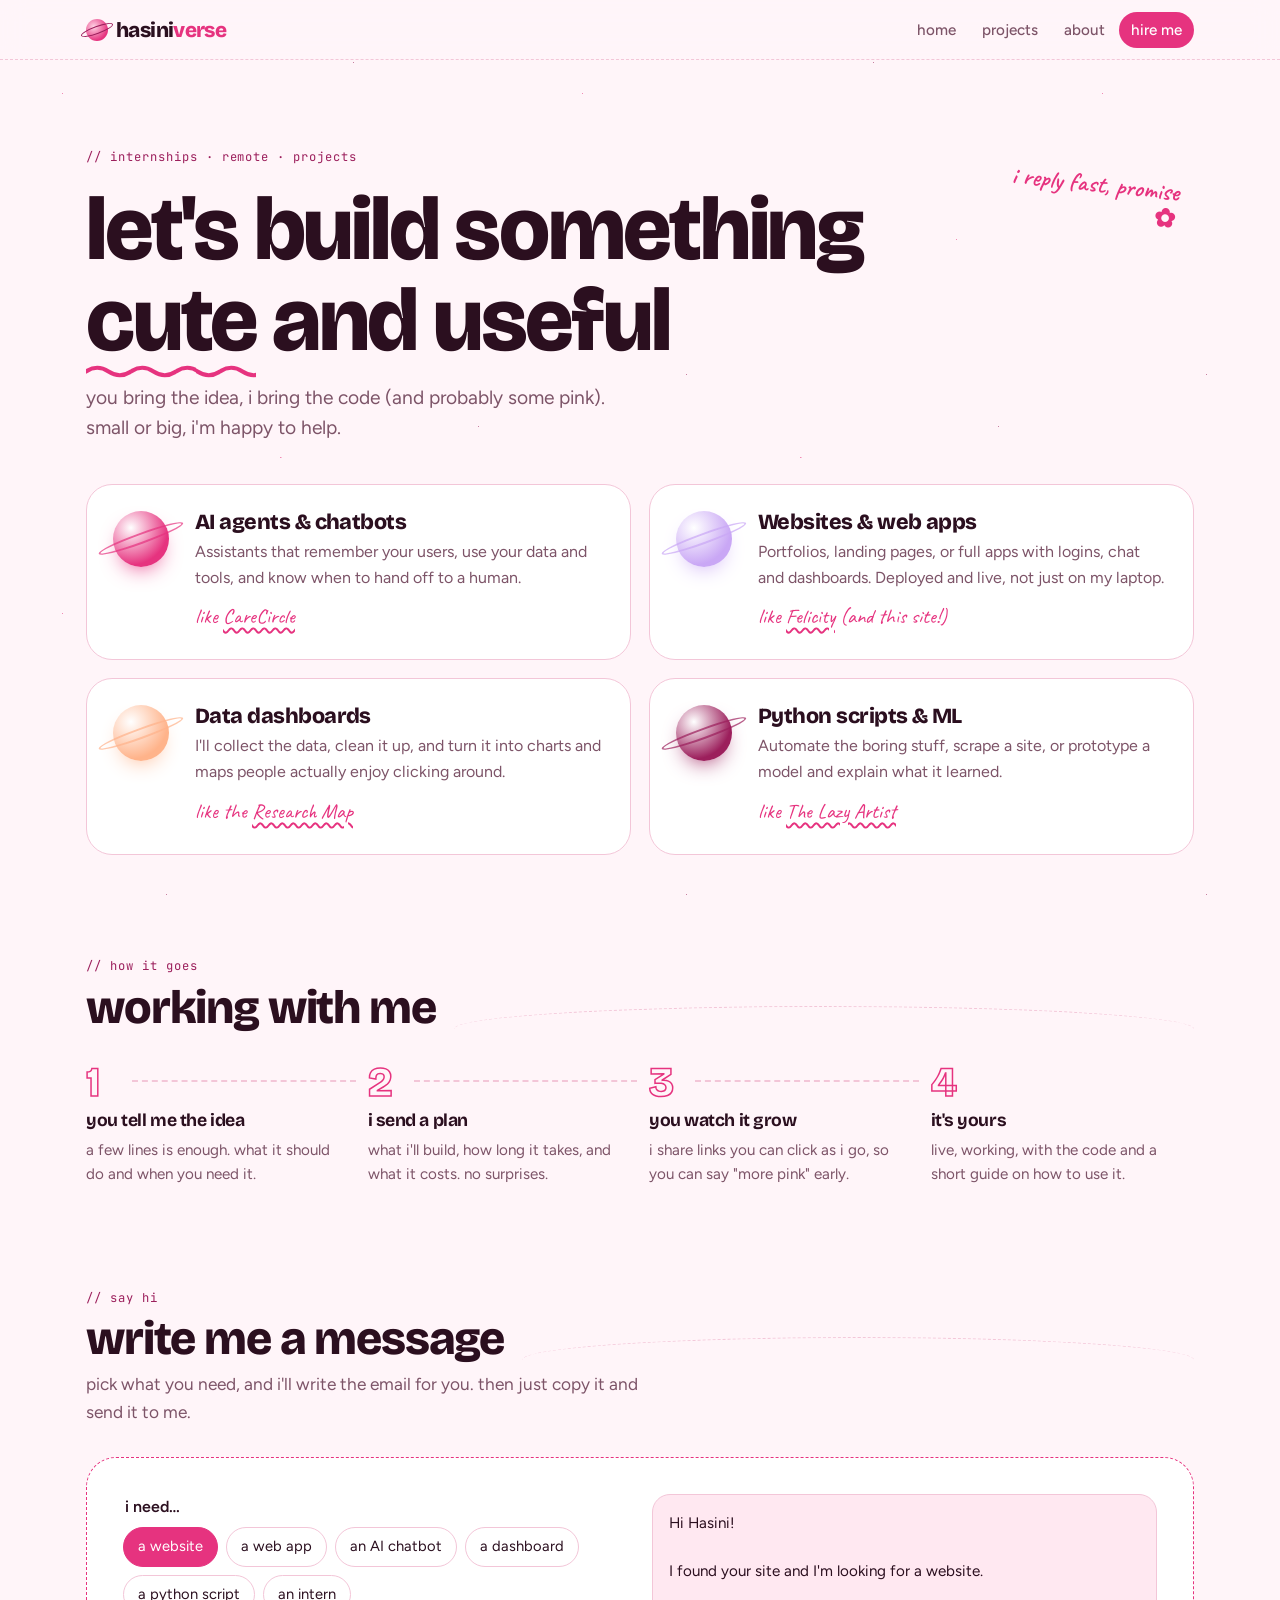
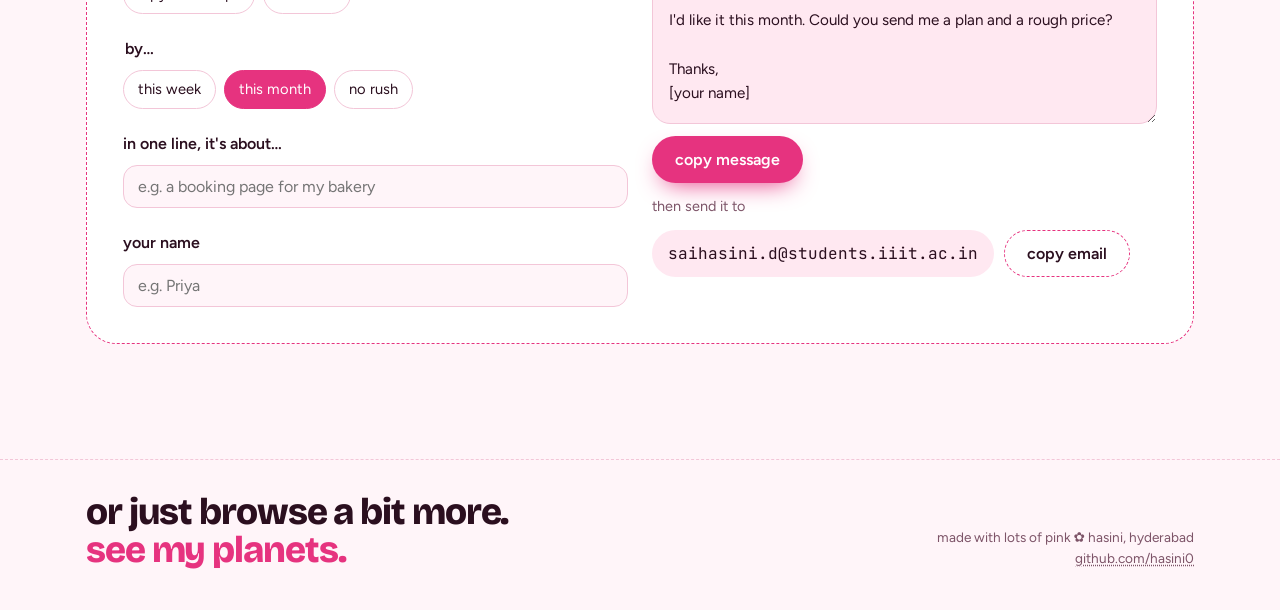
<file: hire.html>
<!doctype html>
<html lang="en">
<head>
<meta charset="utf-8">
<meta name="viewport" content="width=device-width, initial-scale=1, viewport-fit=cover">
<title>Hire Hasini · Hasiniverse</title>
<link rel="preconnect" href="https://fonts.googleapis.com">
<link rel="preconnect" href="https://fonts.gstatic.com" crossorigin>
<link rel="stylesheet" href="https://fonts.googleapis.com/css2?family=Bricolage+Grotesque:opsz,wght@12..96,400;12..96,600;12..96,800&family=Caveat:wght@600&family=Figtree:wght@400;500;600&family=JetBrains+Mono:wght@400;500&display=swap">
<link rel="stylesheet" href="style.css">
<style>
:root { padding: env(safe-area-inset-top, 0px) 0 env(safe-area-inset-bottom, 0px); }
.offers { display: grid; grid-template-columns: repeat(2, 1fr); gap: 18px; }
.offer { position: relative; padding: 26px; border-radius: 26px; background: var(--surface); border: 1.5px solid var(--line); display: grid; grid-template-columns: 64px 1fr; gap: 18px; overflow: hidden; transition: border-color .3s, transform .3s; }
.offer:hover { border-color: var(--pink); transform: translateY(-3px); }
.offer .ball { width: 56px; height: 56px; border-radius: 50%; background: radial-gradient(circle at 32% 30%, var(--surface), var(--c) 68%); position: relative; box-shadow: 0 10px 22px -10px var(--c); }
.offer .ball::after { content: ""; position: absolute; inset: 40% -30%; border: 2px solid var(--c); border-radius: 50%; transform: rotate(-20deg); opacity: .7; }
.offer h3 { font-size: 1.35rem; font-weight: 800; margin-bottom: 6px; }
.offer p { color: var(--muted); }
.offer .proof { margin-top: 10px; font-family: var(--hand); font-size: 1.3rem; color: var(--pink); }
.offer .proof a { text-decoration-style: wavy; text-underline-offset: 4px; }
@media (max-width: 760px) { .offers { grid-template-columns: 1fr; } }

.steps { list-style: none; margin: 0; padding: 0; display: grid; grid-template-columns: repeat(4, 1fr); gap: 18px; counter-reset: s; }
.steps li { counter-increment: s; display: grid; gap: 8px; align-content: start; position: relative; }
.steps li::before { content: counter(s); font-family: var(--display); font-weight: 800; font-size: 2.6rem; line-height: 1; color: transparent; -webkit-text-stroke: 1.5px var(--pink); }
.steps li:not(:last-child)::after { content: ""; position: absolute; top: 18px; left: 46px; right: -6px; border-top: 2px dashed var(--line); }
.steps h3 { font-size: 1.1rem; font-weight: 700; }
.steps p { color: var(--muted); font-size: .95rem; }
@media (max-width: 760px) { .steps { grid-template-columns: 1fr 1fr; } .steps li::after { display: none; } }
@media (max-width: 420px) { .steps { grid-template-columns: 1fr; } }

/* message builder */
.builder { display: grid; grid-template-columns: 1fr 1fr; gap: 24px; background: var(--surface); border: 1.5px dashed var(--pink); border-radius: 30px; padding: clamp(20px, 4vw, 36px); }
.builder fieldset { border: 0; margin: 0; padding: 0; display: grid; gap: 10px; }
.builder legend { font-weight: 600; margin-bottom: 8px; }
.picks { display: flex; flex-wrap: wrap; gap: 8px; }
.picks label { cursor: pointer; }
.picks input { position: absolute; opacity: 0; pointer-events: none; }
.picks span { display: inline-block; padding: 7px 14px; border-radius: 999px; border: 1.5px solid var(--line); font-size: .92rem; transition: all .2s; }
.picks input:checked + span { background: var(--pink); color: var(--pink-ink); border-color: var(--pink); }
.picks input:focus-visible + span { outline: 3px solid var(--pink); outline-offset: 2px; }
.left { display: grid; gap: 22px; align-content: start; min-width: 0; }
.left label.txt { display: grid; gap: 8px; font-weight: 600; }
.left input[type=text] { font: 1rem var(--body); padding: 11px 14px; border-radius: 14px; border: 1.5px solid var(--line); background: var(--bg); color: var(--ink); width: 100%; }
.left input[type=text]:focus { outline: none; border-color: var(--pink); }
.right { display: grid; gap: 12px; align-content: start; min-width: 0; }
.right textarea { width: 100%; min-height: 230px; resize: vertical; font: .95rem/1.6 var(--body); padding: 16px; border-radius: 18px; border: 1.5px solid var(--line); background: var(--sunk); color: var(--ink); }
.right .row { display: flex; gap: 10px; flex-wrap: wrap; align-items: center; }
@media (max-width: 820px) { .builder { grid-template-columns: 1fr; } }
</style>
</head>
<body>
<header class="nav">
  <div class="wrap">
    <a class="logo" href="index.html"><span class="logo-orb" aria-hidden="true"></span><span class="lt">hasini<b>verse</b></span></a>
    <nav aria-label="Main">
      <a class="home-link" href="index.html">home</a>
      <a href="projects.html">projects</a>
      <a href="about.html">about</a>
      <a class="hire" href="hire.html" aria-current="page">hire me</a>
    </nav>
  </div>
</header>

<main class="wrap">
  <div class="page-head">
    <span class="eyebrow">// internships · remote · projects</span>
    <h1>let's build something <span class="squiggle">cute</span> and useful</h1>
    <p>you bring the idea, i bring the code (and probably some pink). small or big, i'm happy to help.</p>
    <p class="hand">i reply fast, promise ✿</p>
  </div>

  <section>
    <div class="offers">
      <div class="offer"><span class="ball" style="--c: var(--pink)"></span><div><h3>AI agents &amp; chatbots</h3><p>Assistants that remember your users, use your data and tools, and know when to hand off to a human.</p><p class="proof">like <a href="carecircle.html">CareCircle</a></p></div></div>
      <div class="offer"><span class="ball" style="--c: var(--lilac)"></span><div><h3>Websites &amp; web apps</h3><p>Portfolios, landing pages, or full apps with logins, chat and dashboards. Deployed and live, not just on my laptop.</p><p class="proof">like <a href="projects.html#felicity">Felicity</a> (and this site!)</p></div></div>
      <div class="offer"><span class="ball" style="--c: var(--peach)"></span><div><h3>Data dashboards</h3><p>I'll collect the data, clean it up, and turn it into charts and maps people actually enjoy clicking around.</p><p class="proof">like the <a href="projects.html#research-map">Research Map</a></p></div></div>
      <div class="offer"><span class="ball" style="--c: var(--berry)"></span><div><h3>Python scripts &amp; ML</h3><p>Automate the boring stuff, scrape a site, or prototype a model and explain what it learned.</p><p class="proof">like <a href="projects.html#lazy-artist">The Lazy Artist</a></p></div></div>
    </div>
  </section>

  <section class="sec">
    <div class="sec-head"><span class="eyebrow">// how it goes</span><h2>working with me</h2></div>
    <ol class="steps">
      <li><h3>you tell me the idea</h3><p>a few lines is enough. what it should do and when you need it.</p></li>
      <li><h3>i send a plan</h3><p>what i'll build, how long it takes, and what it costs. no surprises.</p></li>
      <li><h3>you watch it grow</h3><p>i share links you can click as i go, so you can say "more pink" early.</p></li>
      <li><h3>it's yours</h3><p>live, working, with the code and a short guide on how to use it.</p></li>
    </ol>
  </section>

  <section class="sec" id="message">
    <div class="sec-head"><span class="eyebrow">// say hi</span><h2>write me a message</h2><p>pick what you need, and i'll write the email for you. then just copy it and send it to me.</p></div>
    <form class="builder" id="builder">
      <div class="left">
        <fieldset>
          <legend>i need…</legend>
          <div class="picks">
            <label><input type="checkbox" id="w-site" name="need" value="a website" checked><span>a website</span></label>
            <label><input type="checkbox" id="w-app" name="need" value="a web app"><span>a web app</span></label>
            <label><input type="checkbox" id="w-bot" name="need" value="an AI chatbot or agent"><span>an AI chatbot</span></label>
            <label><input type="checkbox" id="w-dash" name="need" value="a data dashboard"><span>a dashboard</span></label>
            <label><input type="checkbox" id="w-py" name="need" value="a Python script"><span>a python script</span></label>
            <label><input type="checkbox" id="w-intern" name="need" value="an intern for my team"><span>an intern</span></label>
          </div>
        </fieldset>
        <fieldset>
          <legend>by…</legend>
          <div class="picks">
            <label><input type="radio" id="t-week" name="when" value="this week"><span>this week</span></label>
            <label><input type="radio" id="t-month" name="when" value="this month" checked><span>this month</span></label>
            <label><input type="radio" id="t-flex" name="when" value="whenever, no rush"><span>no rush</span></label>
          </div>
        </fieldset>
        <label class="txt" for="idea">in one line, it's about…
          <input type="text" id="idea" placeholder="e.g. a booking page for my bakery" autocomplete="off">
        </label>
        <label class="txt" for="name">your name
          <input type="text" id="name" placeholder="e.g. Priya" autocomplete="off">
        </label>
      </div>
      <div class="right">
        <textarea id="msg" aria-label="Your message, ready to copy"></textarea>
        <div class="row"><button class="btn btn-primary" type="button" data-copy="#msg">copy message</button></div>
        <p class="muted" style="font-size:.9rem">then send it to</p>
        <div class="mailrow"><span class="mail" id="mail">saihasini.d@students.iiit.ac.in</span><button class="btn btn-ghost" type="button" data-copy="#mail">copy email</button></div>
      </div>
    </form>
  </section>
</main>

<footer class="foot">
  <div class="wrap">
    <p class="foot-big">or just browse a bit more. <a href="projects.html">see my planets.</a></p>
    <small>made with lots of pink ✿ hasini, hyderabad<br><a href="https://github.com/hasini0" target="_blank" rel="noopener">github.com/hasini0</a></small>
  </div>
</footer>
<script>
(function () {
  var form = document.getElementById('builder'), msg = document.getElementById('msg');
  var edited = false;
  msg.addEventListener('input', function () { edited = true; });
  function list(a) { return a.length < 2 ? a.join('') : a.slice(0, -1).join(', ') + ' and ' + a[a.length - 1]; }
  function build() {
    if (edited) return;
    var needs = [].map.call(form.querySelectorAll('input[name=need]:checked'), function (i) { return i.value; });
    var when = (form.querySelector('input[name=when]:checked') || {}).value || 'soon';
    var idea = document.getElementById('idea').value.trim();
    var name = document.getElementById('name').value.trim();
    msg.value = 'Hi Hasini!\n\n' +
      'I found your site and I\'m looking for ' + (needs.length ? list(needs) : 'some help with a project') + '.' +
      (idea ? ' It\'s about ' + idea.replace(/\.$/, '') + '.' : '') +
      '\n\nI\'d like it ' + when + '. Could you send me a plan and a rough price?\n\n' +
      'Thanks,\n' + (name || '[your name]');
  }
  form.addEventListener('input', build);
  form.addEventListener('change', build);
  form.addEventListener('submit', function (e) { e.preventDefault(); });
  build();
})();
</script>
<script src="site.js"></script>
</body>
</html>
</file>
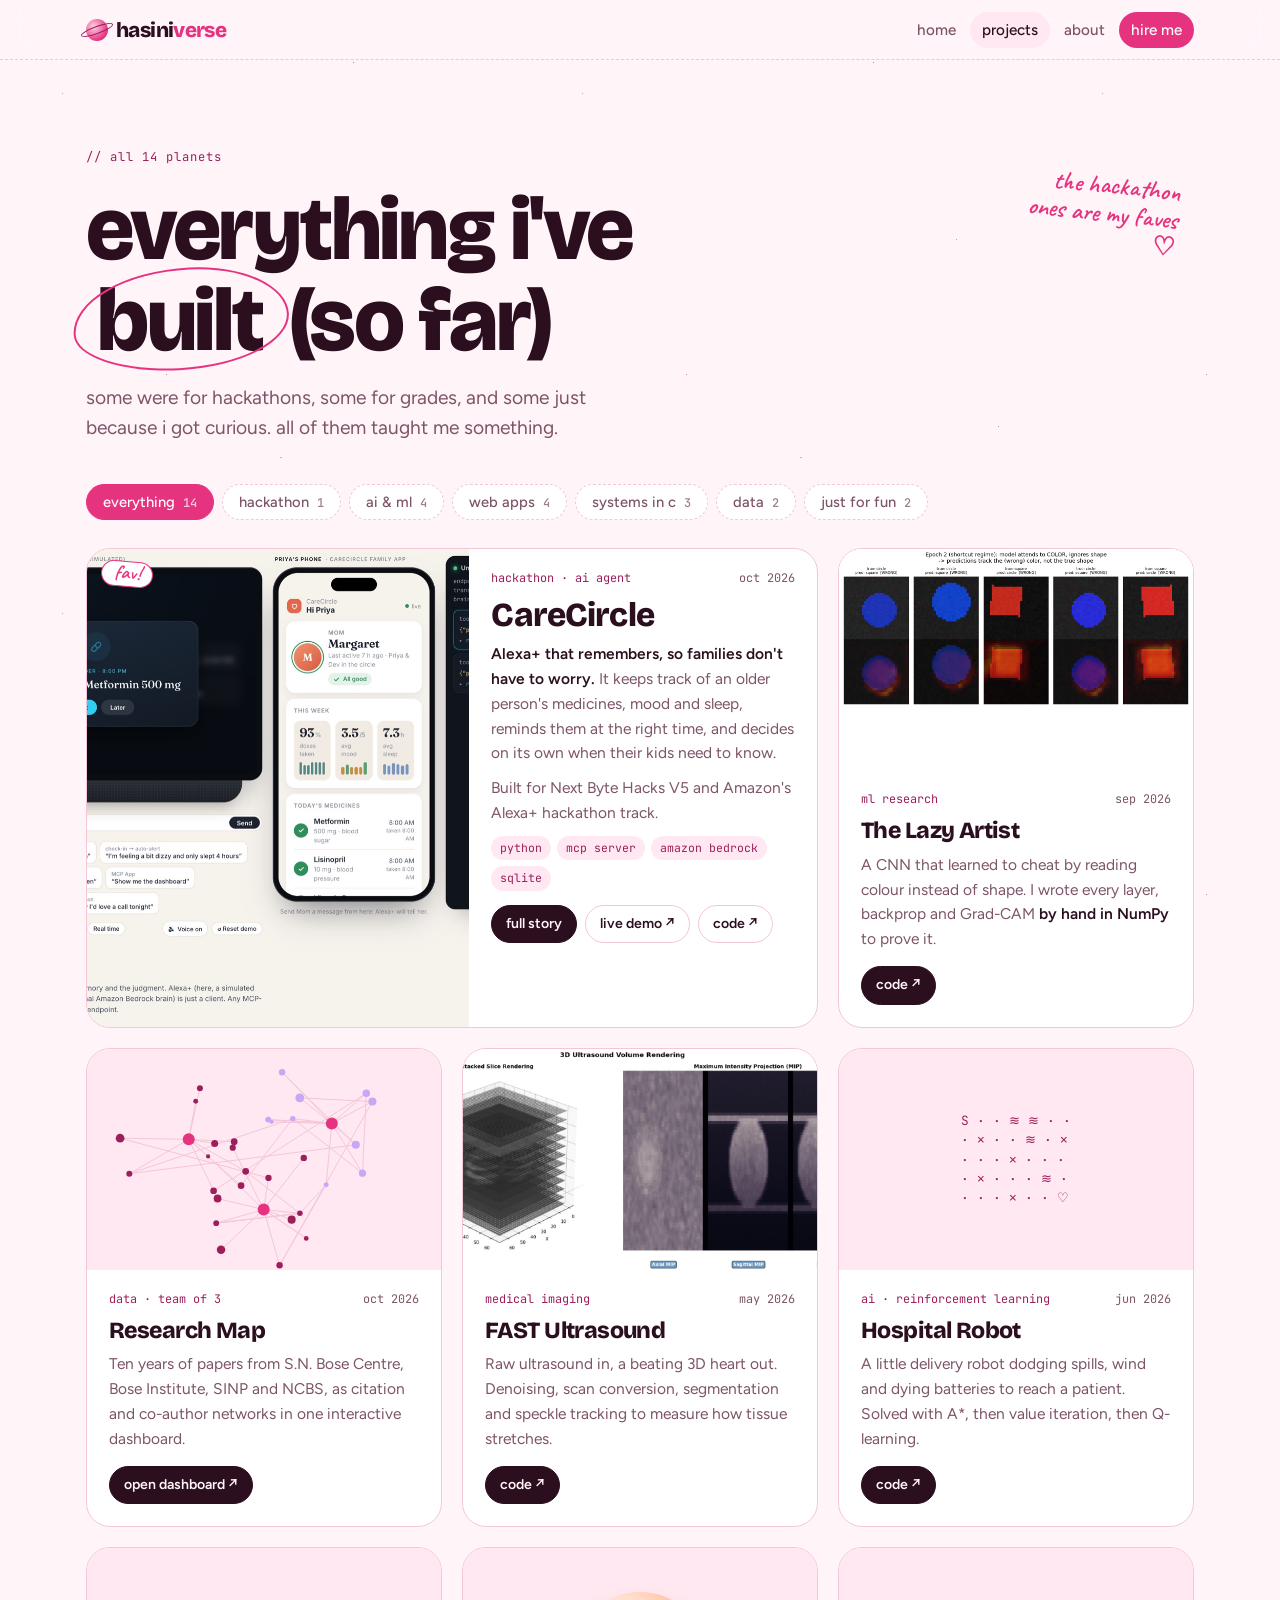
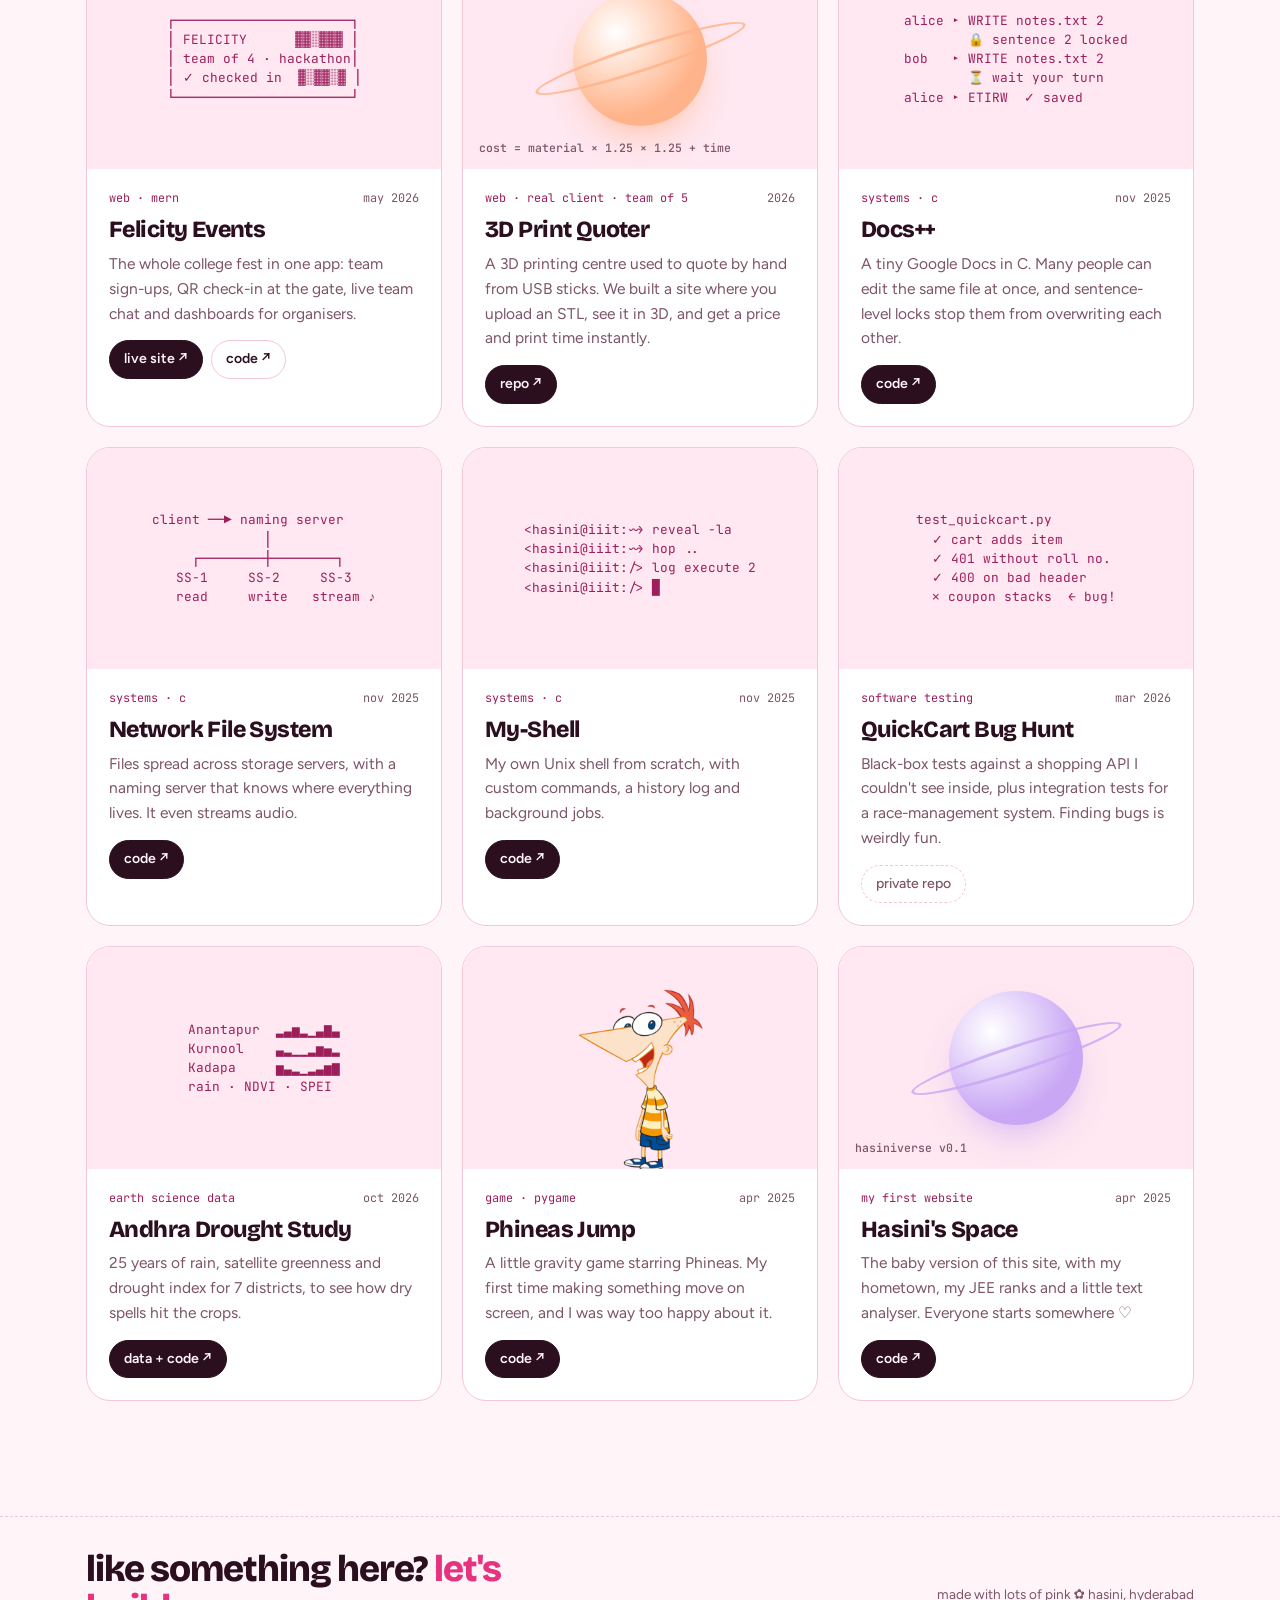
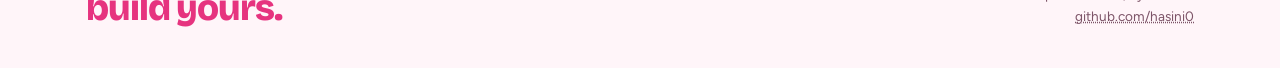
<file: projects.html>
<!doctype html>
<html lang="en">
<head>
<meta charset="utf-8">
<meta name="viewport" content="width=device-width, initial-scale=1, viewport-fit=cover">
<title>Projects · Hasiniverse</title>
<link rel="preconnect" href="https://fonts.googleapis.com">
<link rel="preconnect" href="https://fonts.gstatic.com" crossorigin>
<link rel="stylesheet" href="https://fonts.googleapis.com/css2?family=Bricolage+Grotesque:opsz,wght@12..96,400;12..96,600;12..96,800&family=Caveat:wght@600&family=Figtree:wght@400;500;600&family=JetBrains+Mono:wght@400;500&display=swap">
<link rel="stylesheet" href="style.css">
<style>
:root { padding: env(safe-area-inset-top, 0px) 0 env(safe-area-inset-bottom, 0px); }
[hidden] { display: none !important; }
.filters { display: flex; flex-wrap: wrap; gap: 8px; margin-bottom: 28px; }
.filters button {
  font: 500 .92rem var(--body); padding: 8px 16px; border-radius: 999px; cursor: pointer;
  border: 1.5px dashed var(--line); background: var(--surface); color: var(--muted); transition: all .2s;
}
.filters button:hover { border-color: var(--pink); color: var(--ink); }
.filters button[aria-pressed="true"] { background: var(--pink); color: var(--pink-ink); border: 1.5px solid var(--pink); }
.filters button span { font-family: var(--mono); font-size: .75rem; opacity: .75; margin-left: 4px; }

.grid { display: grid; grid-template-columns: repeat(3, 1fr); gap: 20px; }
.p {
  position: relative; background: var(--surface); border: 1.5px solid var(--line); border-radius: 24px; overflow: hidden;
  display: grid; grid-template-rows: auto 1fr; min-width: 0; scroll-margin-top: 90px;
  transition: transform .3s, border-color .3s, box-shadow .3s;
}
.p:hover { transform: translateY(-4px); border-color: var(--pink); box-shadow: var(--shadow); }
.p:nth-child(3n+1):hover { transform: translateY(-4px) rotate(-.5deg); }
.p:nth-child(3n+2):hover { transform: translateY(-4px) rotate(.5deg); }
.p:target { border-color: var(--pink); box-shadow: 0 0 0 4px var(--glow); }
.p.wide { grid-column: span 2; grid-template-columns: 1.1fr 1fr; grid-template-rows: 1fr; }
.vis { position: relative; background: var(--sunk); aspect-ratio: 16 / 10; overflow: hidden; max-width: 100%; }
.p.wide .vis { aspect-ratio: auto; min-height: 240px; }
.vis img { width: 100%; height: 100%; object-fit: cover; object-position: top; position: absolute; inset: 0; }
.vis pre {
  position: absolute; inset: 0; margin: 0; display: grid; place-items: center; padding: 16px;
  font: .8rem/1.5 var(--mono); color: var(--berry); white-space: pre; overflow: hidden;
}
.vis .planet-art { position: absolute; inset: 0; display: grid; place-items: center; }
.vis .planet-art i { width: 38%; aspect-ratio: 1; border-radius: 50%; background: radial-gradient(circle at 32% 30%, var(--surface), var(--c) 65%); position: relative; box-shadow: 0 18px 40px -16px var(--c); }
.vis .planet-art i::after { content: ""; position: absolute; inset: 40% -32%; border: 3px solid var(--c); border-radius: 50%; transform: rotate(-18deg); opacity: .8; }
.vis .planet-art b { position: absolute; bottom: 14px; left: 16px; font: 500 .72rem var(--mono); color: var(--muted); }
.body { padding: 20px 22px 22px; display: grid; gap: 10px; align-content: start; }
.meta { display: flex; justify-content: space-between; gap: 10px; font-family: var(--mono); font-size: .74rem; color: var(--berry); }
.meta time { color: var(--muted); }
.p h2 { font-size: 1.45rem; font-weight: 800; }
.p.wide h2 { font-size: clamp(1.6rem, 1.2rem + 1.2vw, 2.1rem); }
.p p { color: var(--muted); font-size: .97rem; }
.p p b { color: var(--ink); font-weight: 600; }
.links { display: flex; gap: 8px; flex-wrap: wrap; margin-top: 4px; }
.links a, .links span {
  font-weight: 600; font-size: .88rem; text-decoration: none; padding: 7px 14px; border-radius: 999px; border: 1.5px solid var(--line);
  transition: border-color .2s, background .2s;
}
.links a:hover { border-color: var(--pink); background: var(--sunk); }
.links a.main { background: var(--ink); color: var(--bg); border-color: var(--ink); }
.links a.main:hover { background: var(--pink); border-color: var(--pink); color: var(--pink-ink); }
.links span { color: var(--muted); border-style: dashed; font-weight: 500; }
.p .hand.tagnote { position: absolute; top: 12px; left: 14px; z-index: 2; background: var(--surface); padding: 0 12px 2px; border-radius: 99px; transform: rotate(5deg); font-size: 1.25rem; border: 1.5px solid var(--pink); }
@media (max-width: 980px) { .grid { grid-template-columns: repeat(2, 1fr); } }
@media (max-width: 640px) {
  .grid { grid-template-columns: 1fr; }
  .p.wide { grid-column: auto; grid-template-columns: 1fr; grid-template-rows: auto 1fr; }
  .p.wide .vis { aspect-ratio: 16 / 10; min-height: 0; }
}
.empty { color: var(--muted); padding: 40px 0; text-align: center; }
</style>
</head>
<body>
<header class="nav">
  <div class="wrap">
    <a class="logo" href="index.html"><span class="logo-orb" aria-hidden="true"></span><span class="lt">hasini<b>verse</b></span></a>
    <nav aria-label="Main">
      <a class="home-link" href="index.html">home</a>
      <a href="projects.html" aria-current="page">projects</a>
      <a href="about.html">about</a>
      <a class="hire" href="hire.html">hire me</a>
    </nav>
  </div>
</header>

<main class="wrap">
  <div class="page-head">
    <span class="eyebrow">// all 14 planets</span>
    <h1>everything i've <span class="circled">built</span> (so far)</h1>
    <p>some were for hackathons, some for grades, and some just because i got curious. all of them taught me something.</p>
    <p class="hand">the hackathon ones are my faves ♡</p>
  </div>

  <div class="filters" role="group" aria-label="Filter projects">
    <button type="button" aria-pressed="true" data-f="all">everything <span>14</span></button>
    <button type="button" aria-pressed="false" data-f="hackathon">hackathon <span>1</span></button>
    <button type="button" aria-pressed="false" data-f="ai">ai &amp; ml <span>4</span></button>
    <button type="button" aria-pressed="false" data-f="web">web apps <span>4</span></button>
    <button type="button" aria-pressed="false" data-f="systems">systems in c <span>3</span></button>
    <button type="button" aria-pressed="false" data-f="data">data <span>2</span></button>
    <button type="button" aria-pressed="false" data-f="fun">just for fun <span>2</span></button>
  </div>

  <div class="grid" id="grid">
    <article class="p wide" id="carecircle" data-c="hackathon ai">
      <div class="vis"><img src="assets/1-proactive-reminder.jpg" alt="CareCircle Alexa+ simulator reminding Margaret to take her medicine" loading="lazy"></div>
      <div class="body">
        <span class="hand tagnote">fav!</span>
        <div class="meta"><span>hackathon · ai agent</span><time>oct 2026</time></div>
        <h2>CareCircle</h2>
        <p><b>Alexa+ that remembers, so families don't have to worry.</b> It keeps track of an older person's medicines, mood and sleep, reminds them at the right time, and decides on its own when their kids need to know.</p>
        <p>Built for Next Byte Hacks V5 and Amazon's Alexa+ hackathon track.</p>
        <div class="tags"><span class="tag">python</span><span class="tag">mcp server</span><span class="tag">amazon bedrock</span><span class="tag">sqlite</span></div>
        <div class="links"><a class="main" href="carecircle.html">full story</a><a href="https://carecircle-9d2k.onrender.com/" target="_blank" rel="noopener">live demo ↗</a><a href="https://github.com/hasini0/carecircle" target="_blank" rel="noopener">code ↗</a></div>
      </div>
    </article>

    <article class="p" id="lazy-artist" data-c="ai">
      <div class="vis"><img src="assets/gradcam_shortcut.jpg" alt="Grad-CAM heatmaps showing the network looking at colour" loading="lazy" style="object-fit: contain; background: #fff"></div>
      <div class="body">
        <div class="meta"><span>ml research</span><time>sep 2026</time></div>
        <h2>The Lazy Artist</h2>
        <p>A CNN that learned to cheat by reading colour instead of shape. I wrote every layer, backprop and Grad-CAM <b>by hand in NumPy</b> to prove it.</p>
        <div class="links"><a class="main" href="https://github.com/hasini0/lazyartist" target="_blank" rel="noopener">code ↗</a></div>
      </div>
    </article>

    <article class="p" id="research-map" data-c="data">
      <div class="vis"><canvas id="net" style="position:absolute;inset:0;width:100%;height:100%" aria-hidden="true"></canvas></div>
      <div class="body">
        <div class="meta"><span>data · team of 3</span><time>oct 2026</time></div>
        <h2>Research Map</h2>
        <p>Ten years of papers from S.N. Bose Centre, Bose Institute, SINP and NCBS, as citation and co-author networks in one interactive dashboard.</p>
        <div class="links"><a class="main" href="https://hasini0.github.io/dpcn_a2/" target="_blank" rel="noopener">open dashboard ↗</a></div>
      </div>
    </article>

    <article class="p" id="ultrasound" data-c="ai">
      <div class="vis"><img src="assets/03_volume_rendering.jpg" alt="3D volume rendering of a heart ultrasound" loading="lazy"></div>
      <div class="body">
        <div class="meta"><span>medical imaging</span><time>may 2026</time></div>
        <h2>FAST Ultrasound</h2>
        <p>Raw ultrasound in, a beating 3D heart out. Denoising, scan conversion, segmentation and speckle tracking to measure how tissue stretches.</p>
        <div class="links"><a class="main" href="https://github.com/hasini0/fastultrasound" target="_blank" rel="noopener">code ↗</a></div>
      </div>
    </article>

    <article class="p" id="hospital-robot" data-c="ai">
      <div class="vis"><pre aria-label="Grid world with start, hazards, wind and goal">S · · ≋ ≋ · ·
· ✕ · · ≋ · ✕
· · · ✕ · · ·
· ✕ · · · ≋ ·
· · · ✕ · · ♡</pre></div>
      <div class="body">
        <div class="meta"><span>ai · reinforcement learning</span><time>jun 2026</time></div>
        <h2>Hospital Robot</h2>
        <p>A little delivery robot dodging spills, wind and dying batteries to reach a patient. Solved with A*, then value iteration, then Q-learning.</p>
        <div class="links"><a class="main" href="https://github.com/hasini0/hospital_robot" target="_blank" rel="noopener">code ↗</a></div>
      </div>
    </article>

    <article class="p" id="felicity" data-c="web">
      <div class="vis"><pre aria-label="Event ticket">┌──────────────────────┐
│ FELICITY      ▓▓░▓▓▓ │
│ team of 4 · hackathon│
│ ✓ checked in  ▓░▓▓░▓ │
└──────────────────────┘</pre></div>
      <div class="body">
        <div class="meta"><span>web · mern</span><time>may 2026</time></div>
        <h2>Felicity Events</h2>
        <p>The whole college fest in one app: team sign-ups, QR check-in at the gate, live team chat and dashboards for organisers.</p>
        <div class="links"><a class="main" href="https://felicity-assignment1.vercel.app/" target="_blank" rel="noopener">live site ↗</a><a href="https://github.com/hasini0/felicitymanagementsystem" target="_blank" rel="noopener">code ↗</a></div>
      </div>
    </article>

    <article class="p" id="print3d" data-c="web">
      <div class="vis"><div class="planet-art"><i style="--c: var(--peach)"></i><b>cost = material × 1.25 × 1.25 + time</b></div></div>
      <div class="body">
        <div class="meta"><span>web · real client · team of 5</span><time>2026</time></div>
        <h2>3D Print Quoter</h2>
        <p>A 3D printing centre used to quote by hand from USB sticks. We built a site where you upload an STL, see it in 3D, and get a price and print time instantly.</p>
        <div class="links"><a class="main" href="https://github.com/hasini0/3Dprintingmodel" target="_blank" rel="noopener">repo ↗</a></div>
      </div>
    </article>

    <article class="p" id="docs" data-c="systems">
      <div class="vis"><pre aria-label="Two users editing the same document">alice ▸ WRITE notes.txt 2
        🔒 sentence 2 locked
bob   ▸ WRITE notes.txt 2
        ⏳ wait your turn
alice ▸ ETIRW  ✓ saved</pre></div>
      <div class="body">
        <div class="meta"><span>systems · c</span><time>nov 2025</time></div>
        <h2>Docs++</h2>
        <p>A tiny Google Docs in C. Many people can edit the same file at once, and sentence-level locks stop them from overwriting each other.</p>
        <div class="links"><a class="main" href="https://github.com/hasini0/docs-" target="_blank" rel="noopener">code ↗</a></div>
      </div>
    </article>

    <article class="p" id="nfs" data-c="systems">
      <div class="vis"><pre aria-label="Network file system diagram">client ──▶ naming server
              │
     ┌────────┼────────┐
   SS-1     SS-2     SS-3
   read     write   stream ♪</pre></div>
      <div class="body">
        <div class="meta"><span>systems · c</span><time>nov 2025</time></div>
        <h2>Network File System</h2>
        <p>Files spread across storage servers, with a naming server that knows where everything lives. It even streams audio.</p>
        <div class="links"><a class="main" href="https://github.com/hasini0/nfs-" target="_blank" rel="noopener">code ↗</a></div>
      </div>
    </article>

    <article class="p" id="shell" data-c="systems">
      <div class="vis"><pre aria-label="Shell prompt">&lt;hasini@iiit:~&gt; reveal -la
&lt;hasini@iiit:~&gt; hop ..
&lt;hasini@iiit:/&gt; log execute 2
&lt;hasini@iiit:/&gt; █</pre></div>
      <div class="body">
        <div class="meta"><span>systems · c</span><time>nov 2025</time></div>
        <h2>My-Shell</h2>
        <p>My own Unix shell from scratch, with custom commands, a history log and background jobs.</p>
        <div class="links"><a class="main" href="https://github.com/hasini0/cshell" target="_blank" rel="noopener">code ↗</a></div>
      </div>
    </article>

    <article class="p" id="testing" data-c="web">
      <div class="vis"><pre aria-label="Test results">test_quickcart.py
  ✓ cart adds item
  ✓ 401 without roll no.
  ✓ 400 on bad header
  ✕ coupon stacks  ← bug!</pre></div>
      <div class="body">
        <div class="meta"><span>software testing</span><time>mar 2026</time></div>
        <h2>QuickCart Bug Hunt</h2>
        <p>Black-box tests against a shopping API I couldn't see inside, plus integration tests for a race-management system. Finding bugs is weirdly fun.</p>
        <div class="links"><span>private repo</span></div>
      </div>
    </article>

    <article class="p" id="drought" data-c="data">
      <div class="vis"><pre aria-label="Rainfall sparklines for three districts">Anantapur  ▂▃▅▂▁▃▆▃
Kurnool    ▃▂▁▁▂▅▄▂
Kadapa     ▅▃▂▁▂▃▅▆
rain · NDVI · SPEI</pre></div>
      <div class="body">
        <div class="meta"><span>earth science data</span><time>oct 2026</time></div>
        <h2>Andhra Drought Study</h2>
        <p>25 years of rain, satellite greenness and drought index for 7 districts, to see how dry spells hit the crops.</p>
        <div class="links"><a class="main" href="https://github.com/hasini0/est-project" target="_blank" rel="noopener">data + code ↗</a></div>
      </div>
    </article>

    <article class="p" id="phineas" data-c="fun">
      <div class="vis" style="display:grid;place-items:center"><img src="assets/phineas.png" alt="Phineas sprite from the game" loading="lazy" style="position:static;width:auto;height:72%;object-fit:contain"></div>
      <div class="body">
        <div class="meta"><span>game · pygame</span><time>apr 2025</time></div>
        <h2>Phineas Jump</h2>
        <p>A little gravity game starring Phineas. My first time making something move on screen, and I was way too happy about it.</p>
        <div class="links"><a class="main" href="https://github.com/hasini0/iss-pygame" target="_blank" rel="noopener">code ↗</a></div>
      </div>
    </article>

    <article class="p" id="space" data-c="fun web">
      <div class="vis"><div class="planet-art"><i style="--c: var(--lilac)"></i><b>hasiniverse v0.1</b></div></div>
      <div class="body">
        <div class="meta"><span>my first website</span><time>apr 2025</time></div>
        <h2>Hasini's Space</h2>
        <p>The baby version of this site, with my hometown, my JEE ranks and a little text analyser. Everyone starts somewhere ♡</p>
        <div class="links"><a class="main" href="https://github.com/hasini0/hasini0.github.io" target="_blank" rel="noopener">code ↗</a></div>
      </div>
    </article>
  </div>
  <p class="empty" id="empty" hidden>nothing in this orbit yet.</p>
</main>

<footer class="foot">
  <div class="wrap">
    <p class="foot-big">like something here? <a href="hire.html">let's build yours.</a></p>
    <small>made with lots of pink ✿ hasini, hyderabad<br><a href="https://github.com/hasini0" target="_blank" rel="noopener">github.com/hasini0</a></small>
  </div>
</footer>

<script>
(function () {
  var buttons = document.querySelectorAll('.filters button');
  var cards = document.querySelectorAll('.p');
  buttons.forEach(function (b) {
    b.addEventListener('click', function () {
      buttons.forEach(function (x) { x.setAttribute('aria-pressed', x === b ? 'true' : 'false'); });
      var f = b.dataset.f, shown = 0;
      cards.forEach(function (c) {
        var on = f === 'all' || c.dataset.c.split(' ').indexOf(f) > -1;
        c.hidden = !on; if (on) shown++;
      });
      document.getElementById('empty').hidden = shown > 0;
    });
  });

  // little co-author network for the Research Map card
  var c = document.getElementById('net'), ctx = c.getContext('2d');
  var reduce = window.matchMedia('(prefers-reduced-motion: reduce)').matches;
  var css = getComputedStyle(document.documentElement), nodes = [], edges = [], W, H;
  var rand = (function (s) { return function () { s = (s * 16807) % 2147483647; return s / 2147483647; }; })(23);
  [[.28, .4], [.7, .34], [.5, .74]].forEach(function (h, g) {
    var hub = nodes.length;
    nodes.push({ x: h[0], y: h[1], r: 6, hub: true, g: g, p: rand() * 6 });
    for (var k = 0; k < 10; k++) {
      var a = rand() * Math.PI * 2, d = .08 + rand() * .14;
      nodes.push({ x: h[0] + Math.cos(a) * d, y: h[1] + Math.sin(a) * d * 1.4, r: 2 + rand() * 2.5, g: g, p: rand() * 6 });
      edges.push([nodes.length - 1, hub]);
    }
  });
  for (var e = 0; e < 18; e++) { var a1 = Math.floor(rand() * nodes.length), b1 = Math.floor(rand() * nodes.length); if (a1 !== b1) edges.push([a1, b1]); }
  function size() { var dpr = window.devicePixelRatio || 1; W = c.clientWidth; H = c.clientHeight; c.width = W * dpr; c.height = H * dpr; ctx.setTransform(dpr, 0, 0, dpr, 0, 0); }
  function draw(t) {
    var v = function (n) { return css.getPropertyValue(n).trim(); };
    ctx.clearRect(0, 0, W, H);
    var pos = nodes.map(function (n) { return [n.x * W + (reduce ? 0 : Math.sin(t / 1400 + n.p) * 3), n.y * H + (reduce ? 0 : Math.cos(t / 1700 + n.p) * 3)]; });
    ctx.lineWidth = 1; ctx.strokeStyle = v('--line');
    edges.forEach(function (e) { ctx.beginPath(); ctx.moveTo(pos[e[0]][0], pos[e[0]][1]); ctx.lineTo(pos[e[1]][0], pos[e[1]][1]); ctx.stroke(); });
    nodes.forEach(function (n, k) { ctx.beginPath(); ctx.arc(pos[k][0], pos[k][1], n.r, 0, Math.PI * 2); ctx.fillStyle = n.hub ? v('--pink') : (n.g % 2 ? v('--lilac') : v('--berry')); ctx.fill(); });
    if (!reduce) requestAnimationFrame(draw);
  }
  size(); window.addEventListener('resize', size); requestAnimationFrame(draw);
})();
</script>
<script src="site.js"></script>
</body>
</html>
</file>
<file: style.css>
/* hasiniverse: a pink little galaxy. Orbits, dashed paths, squiggles and handwritten notes stand in for plain rules and boxes. */
:root {
  --bg: #fff5f9;
  --surface: #ffffff;
  --sunk: #ffe8f1;
  --ink: #2b0f1f;
  --muted: #7d5468;
  --line: #f3c6d8;
  --pink: #e6337f;
  --pink-ink: #ffffff;
  --berry: #9c1f5c;
  --soft: #ffd3e4;
  --lilac: #c9a7f5;
  --peach: #ffb38a;
  --glow: rgba(230, 51, 127, .2);
  --ok: #1f8a5b;
  --warn: #c2410c;
  --shadow: 0 1px 2px rgba(43, 15, 31, .05), 0 14px 34px -14px rgba(156, 31, 92, .28);

  --display: "Bricolage Grotesque", "Avenir Next", "Segoe UI", system-ui, sans-serif;
  --body: "Figtree", "Helvetica Neue", "Segoe UI", system-ui, sans-serif;
  --mono: "JetBrains Mono", ui-monospace, "SF Mono", Menlo, monospace;
  --hand: "Caveat", "Bradley Hand", "Segoe Print", cursive;

  --step-1: 1.2rem;
  --step-3: clamp(1.9rem, 1.3rem + 2.4vw, 2.9rem);
  --step-4: clamp(2.7rem, 1.4rem + 5.6vw, 5.6rem);
  --wrap: 1140px;
  --squiggle: url("data:image/svg+xml,%3Csvg xmlns='http://www.w3.org/2000/svg' width='24' height='8' viewBox='0 0 24 8'%3E%3Cpath d='M0 4 Q6 0 12 4 T24 4' fill='none' stroke='black' stroke-width='2.2' stroke-linecap='round'/%3E%3C/svg%3E");
}
@media (prefers-color-scheme: dark) {
  :root:not([data-theme="light"]) {
    --bg: #160912; --surface: #22101b; --sunk: #2e1424; --ink: #fbe8f0; --muted: #c99ab0; --line: #4a2139;
    --pink: #ff5c9e; --pink-ink: #22070f; --berry: #ff9cc4; --soft: #4b1934; --lilac: #b493ec; --peach: #ff9f73;
    --glow: rgba(255, 92, 158, .2); --ok: #4ade9a; --warn: #fb923c;
    --shadow: 0 1px 2px rgba(0,0,0,.3), 0 18px 40px -18px rgba(0,0,0,.7);
    color-scheme: dark;
  }
}
:root[data-theme="dark"] {
  --bg: #160912; --surface: #22101b; --sunk: #2e1424; --ink: #fbe8f0; --muted: #c99ab0; --line: #4a2139;
  --pink: #ff5c9e; --pink-ink: #22070f; --berry: #ff9cc4; --soft: #4b1934; --lilac: #b493ec; --peach: #ff9f73;
  --glow: rgba(255, 92, 158, .2); --ok: #4ade9a; --warn: #fb923c;
  --shadow: 0 1px 2px rgba(0,0,0,.3), 0 18px 40px -18px rgba(0,0,0,.7);
  color-scheme: dark;
}

* { box-sizing: border-box; }
html { scroll-behavior: smooth; }
body {
  margin: 0; background: var(--bg); color: var(--ink); font-family: var(--body); font-size: 1rem; line-height: 1.6;
  -webkit-font-smoothing: antialiased; overflow-x: hidden;
}
body::before { content: ""; position: fixed; inset: 0 0 auto; height: env(safe-area-inset-top, 0px); z-index: 20; background: var(--bg); }
/* faint starfield behind everything */
body::after {
  content: ""; position: fixed; inset: 0; z-index: -1; pointer-events: none; opacity: .55;
  background-image:
    radial-gradient(1.4px 1.4px at 12% 18%, var(--pink) 50%, transparent 51%),
    radial-gradient(1px 1px at 68% 12%, var(--berry) 50%, transparent 51%),
    radial-gradient(1.2px 1.2px at 84% 46%, var(--pink) 50%, transparent 51%),
    radial-gradient(1px 1px at 32% 72%, var(--berry) 50%, transparent 51%),
    radial-gradient(1.4px 1.4px at 54% 88%, var(--pink) 50%, transparent 51%),
    radial-gradient(1px 1px at 92% 82%, var(--berry) 50%, transparent 51%);
  background-size: 520px 520px;
}
a { color: inherit; }
img { max-width: 100%; display: block; }
h1, h2, h3 { font-family: var(--display); line-height: 1.02; margin: 0; text-wrap: balance; letter-spacing: -.025em; }
p { margin: 0; }
:focus-visible { outline: 3px solid var(--pink); outline-offset: 3px; border-radius: 8px; }

.wrap {
  max-width: var(--wrap); margin: 0 auto;
  padding-left: max(16px, env(safe-area-inset-left, 0px));
  padding-right: max(16px, env(safe-area-inset-right, 0px));
}
.eyebrow { font-family: var(--mono); font-size: .76rem; letter-spacing: .08em; text-transform: lowercase; color: var(--berry); }
.hand { font-family: var(--hand); font-size: 1.55rem; line-height: 1.1; color: var(--pink); font-weight: 600; }
.muted { color: var(--muted); }

/* squiggly underline, drawn with a mask so it follows the theme */
.squiggle { position: relative; white-space: nowrap; }
.squiggle::after {
  content: ""; position: absolute; left: 0; right: 0; bottom: -.12em; height: .3em;
  background: var(--pink); -webkit-mask: var(--squiggle) repeat-x left center / .5em .3em; mask: var(--squiggle) repeat-x left center / .5em .3em;
}
/* hand-drawn circle around a word */
.circled { position: relative; display: inline-block; padding: 0 .12em; }
.circled::before {
  content: ""; position: absolute; inset: -.08em -.18em -.04em -.14em; border: 2.5px solid var(--pink);
  border-radius: 55% 45% 52% 48% / 60% 50% 50% 40%; transform: rotate(-3deg); pointer-events: none;
}

/* Nav */
.nav {
  position: sticky; top: env(safe-area-inset-top, 0px); z-index: 19;
  background: color-mix(in srgb, var(--bg) 84%, transparent);
  backdrop-filter: blur(12px); -webkit-backdrop-filter: blur(12px);
}
.nav::after { content: ""; position: absolute; left: 0; right: 0; bottom: 0; border-bottom: 1.5px dashed var(--line); }
.nav .wrap { display: flex; align-items: center; justify-content: space-between; gap: 12px; padding-block: 12px; }
.logo { display: inline-flex; align-items: center; gap: 8px; font-family: var(--display); font-weight: 800; font-size: 1.3rem; text-decoration: none; letter-spacing: -.03em; }
.logo-orb { width: 22px; height: 22px; border-radius: 50%; background: radial-gradient(circle at 35% 35%, var(--soft), var(--pink) 70%); position: relative; flex: none; }
.logo-orb::after { content: ""; position: absolute; inset: 7px -6px; border: 1.5px solid var(--berry); border-radius: 50%; transform: rotate(-20deg); }
.logo b { color: var(--pink); font-weight: inherit; }
.nav nav { display: flex; gap: 2px; flex-wrap: wrap; justify-content: flex-end; }
.nav nav a {
  text-decoration: none; font-weight: 500; font-size: .95rem; padding: 6px 12px; border-radius: 999px; color: var(--muted);
  transition: background .2s, color .2s;
}
.nav nav a:hover { background: var(--sunk); color: var(--ink); }
.nav nav a[aria-current="page"] { color: var(--ink); background: var(--sunk); }
.nav nav a.hire { background: var(--pink); color: var(--pink-ink); }
.nav nav a.hire:hover { background: var(--berry); }
@media (max-width: 560px) {
  .nav nav a { padding: 6px 9px; font-size: .88rem; }
  .logo { font-size: 1.1rem; }
}
@media (max-width: 420px) { .nav nav a.home-link { display: none; } }

/* Buttons */
.btn {
  display: inline-flex; align-items: center; gap: 8px; text-decoration: none; font-weight: 600; font-family: var(--body);
  padding: 13px 22px; border-radius: 999px; border: 1.5px solid transparent; font-size: 1rem; cursor: pointer;
  transition: transform .2s, background .2s, border-color .2s;
}
.btn:hover { transform: translateY(-2px) rotate(-1deg); }
.btn-primary { background: var(--pink); color: var(--pink-ink); box-shadow: 0 10px 24px -10px var(--pink); }
.btn-primary:hover { background: var(--berry); }
.btn-ghost { border: 1.5px dashed var(--pink); background: var(--surface); color: var(--ink); }
.btn-ghost:hover { border-style: solid; }
.ctas { display: flex; gap: 12px; flex-wrap: wrap; align-items: center; }

/* Page header used by inner pages */
.page-head { padding-block: clamp(44px, 7vw, 88px) clamp(24px, 4vw, 40px); display: grid; gap: 16px; position: relative; }
.page-head h1 { font-size: var(--step-4); font-weight: 800; max-width: 15ch; }
.page-head p { font-size: var(--step-1); color: var(--muted); max-width: 44ch; }
.page-head .hand { color: var(--pink); font-size: 1.6rem; position: absolute; right: max(16px, env(safe-area-inset-right, 0px)); top: clamp(60px, 9vw, 110px); transform: rotate(6deg); max-width: 14ch; text-align: right; }
@media (max-width: 760px) { .page-head .hand { position: static; transform: rotate(-2deg); text-align: left; } }

/* Section heading with a dashed orbit path trailing off */
.sec { padding-block: clamp(56px, 8vw, 104px) 0; }
.sec-head { display: grid; gap: 8px; margin-bottom: 30px; }
.sec-head h2 { font-size: var(--step-3); font-weight: 800; display: flex; align-items: center; gap: 18px; }
.sec-head h2::after { content: ""; flex: 1; min-width: 40px; height: 22px; border-top: 1.5px dashed var(--line); border-radius: 50% 50% 0 0 / 100% 100% 0 0; margin-top: 18px; }
.sec-head p { color: var(--muted); font-size: 1.08rem; max-width: 52ch; }

/* Tags and chips */
.tags { display: flex; flex-wrap: wrap; gap: 6px; }
.tag { font-family: var(--mono); font-size: .72rem; padding: 3px 9px; border-radius: 999px; background: var(--sunk); color: var(--berry); }

/* Marquee */
.marquee { overflow: hidden; border-block: 1.5px dashed var(--line); background: var(--surface); }
.marquee-track { display: flex; gap: 28px; width: max-content; padding-block: 14px; animation: slide 40s linear infinite; font-family: var(--display); font-weight: 600; font-size: 1.15rem; }
.marquee-track span { display: inline-flex; align-items: center; gap: 28px; white-space: nowrap; }
.marquee-track span::after { content: "✿"; color: var(--pink); font-size: .9rem; }
@keyframes slide { to { transform: translateX(-50%); } }

/* Footer */
.foot { margin-top: clamp(64px, 9vw, 120px); position: relative; }
.foot::before { content: ""; position: absolute; left: 0; right: 0; top: 0; border-top: 1.5px dashed var(--line); }
.foot .wrap { padding-block: 34px 40px; display: flex; justify-content: space-between; align-items: flex-end; gap: 20px; flex-wrap: wrap; }
.foot-big { font-family: var(--display); font-weight: 800; font-size: clamp(1.5rem, 1rem + 2vw, 2.3rem); letter-spacing: -.03em; max-width: 18ch; line-height: 1.05; }
.foot-big a { color: var(--pink); text-decoration: none; }
.foot-big a:hover { text-decoration: underline wavy; text-underline-offset: 6px; }
.foot small { color: var(--muted); font-size: .85rem; display: block; text-align: right; }
.foot small a { text-decoration-style: dotted; }

/* Copy row */
.mailrow { display: flex; gap: 10px; flex-wrap: wrap; align-items: center; }
.mail { font-family: var(--mono); font-size: clamp(.82rem, .7rem + .5vw, 1rem); padding: 11px 16px; border-radius: 999px; background: var(--sunk); user-select: all; overflow-wrap: anywhere; }

/* Reveal: content is visible at rest; this only nudges it */
@media (prefers-reduced-motion: no-preference) {
  .rise { animation: rise .7s cubic-bezier(.2,.7,.2,1) both; }
  .rise.d1 { animation-delay: .08s; } .rise.d2 { animation-delay: .16s; } .rise.d3 { animation-delay: .24s; }
  @keyframes rise { from { transform: translateY(14px); } to { transform: none; } }
}
@media (prefers-reduced-motion: reduce) {
  *, *::before, *::after { animation: none !important; transition: none !important; scroll-behavior: auto !important; }
}
</file>
